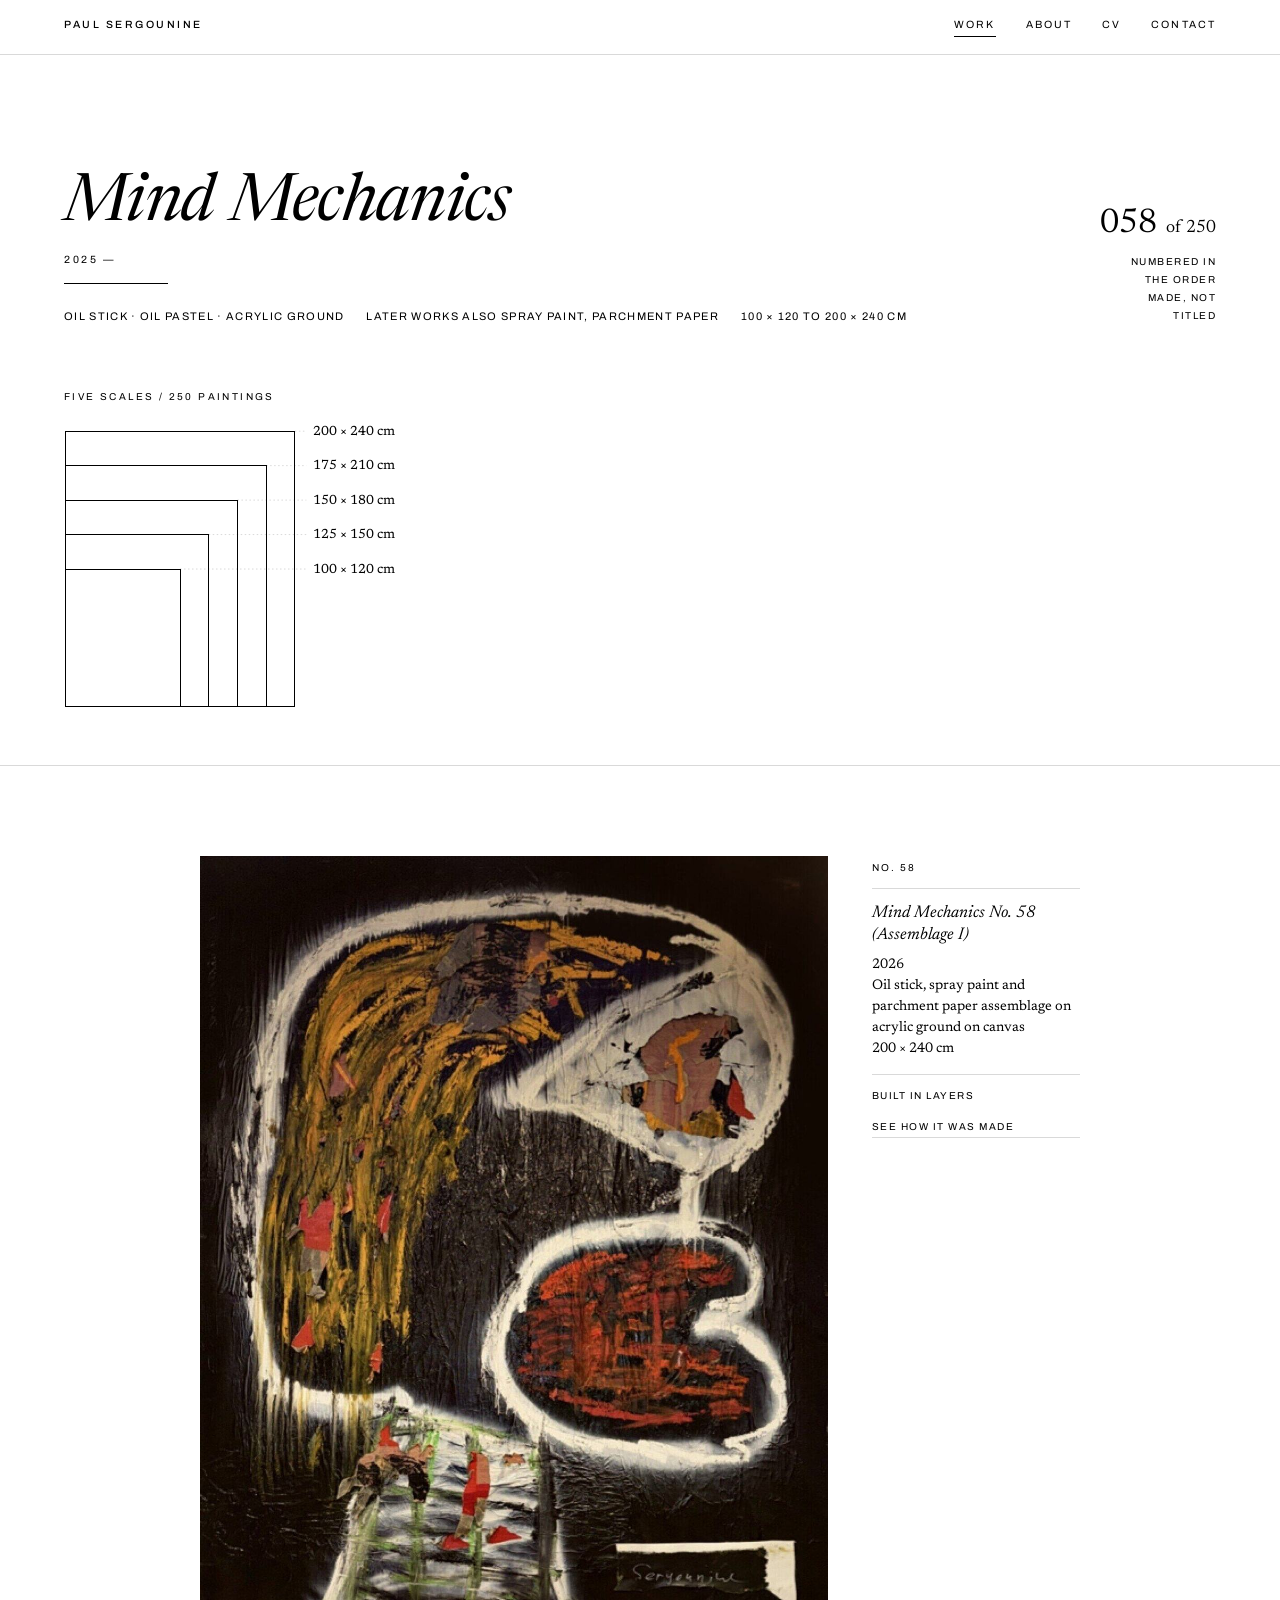
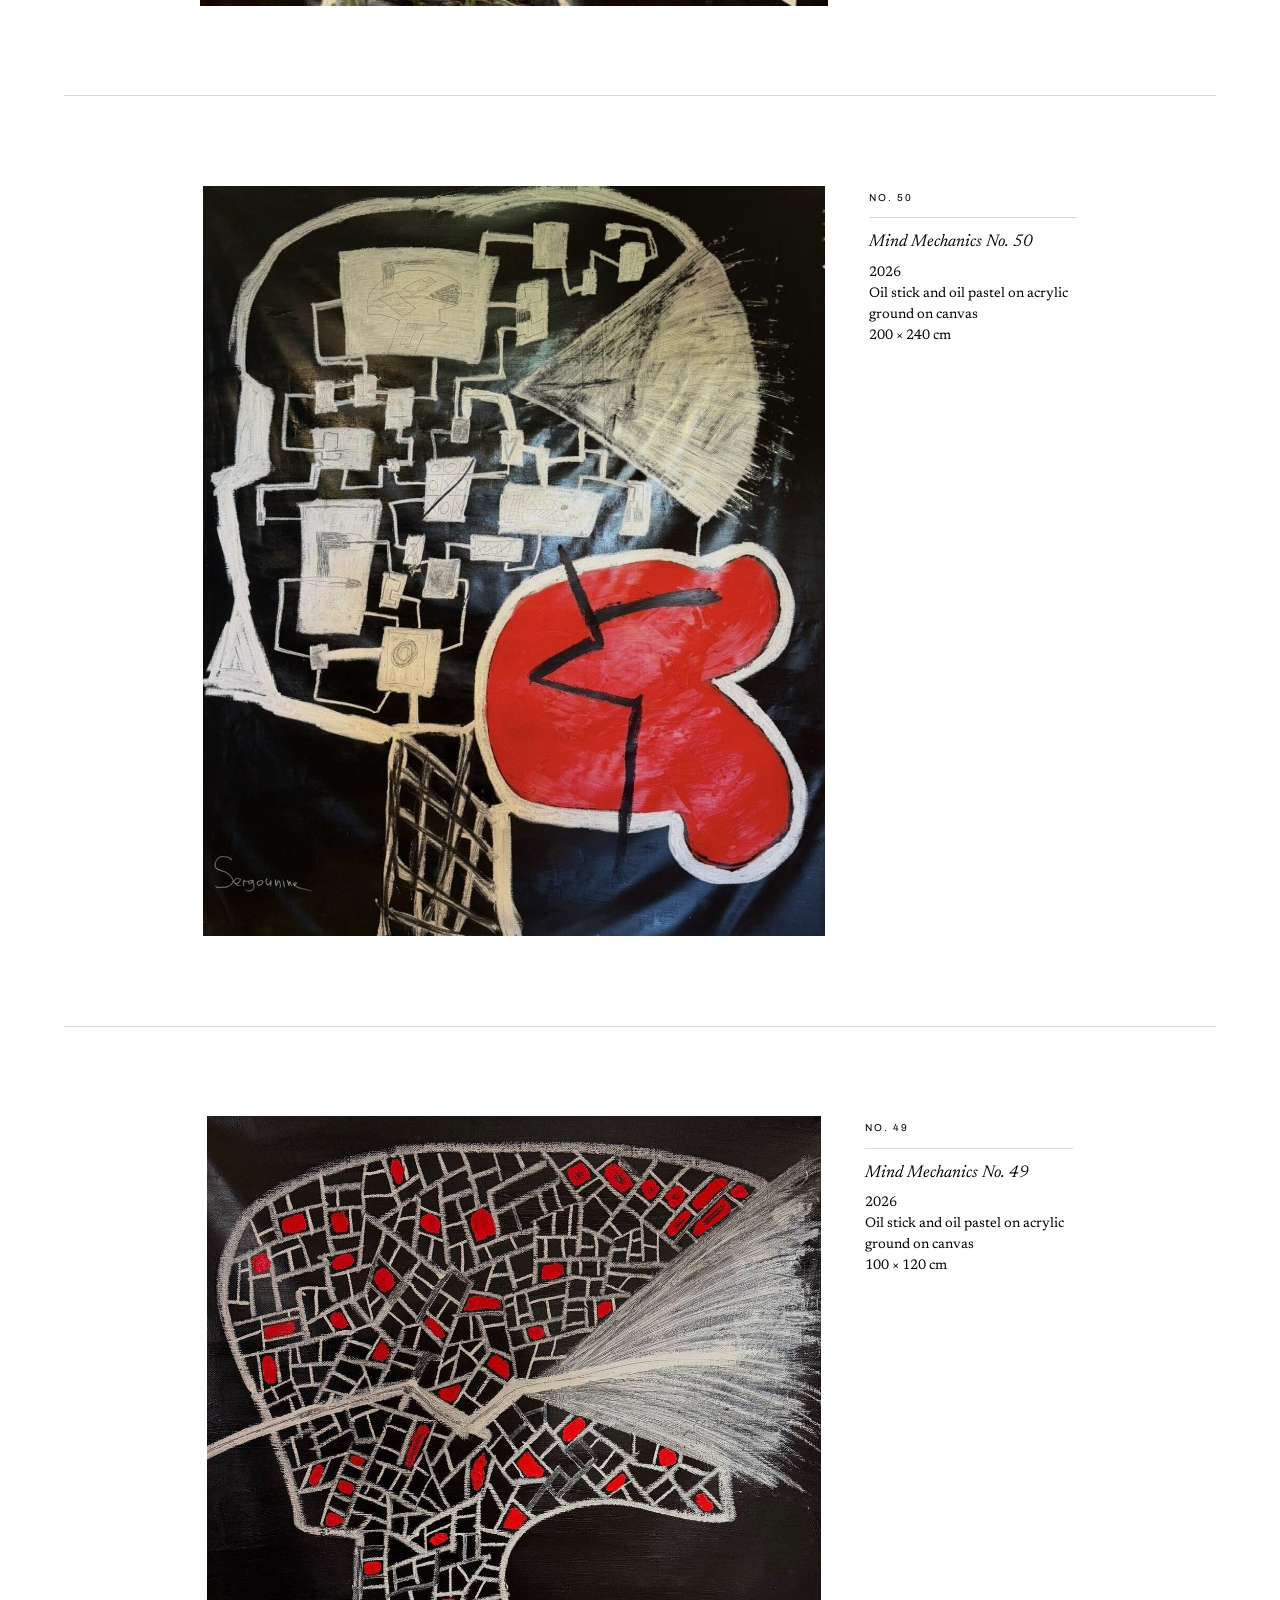
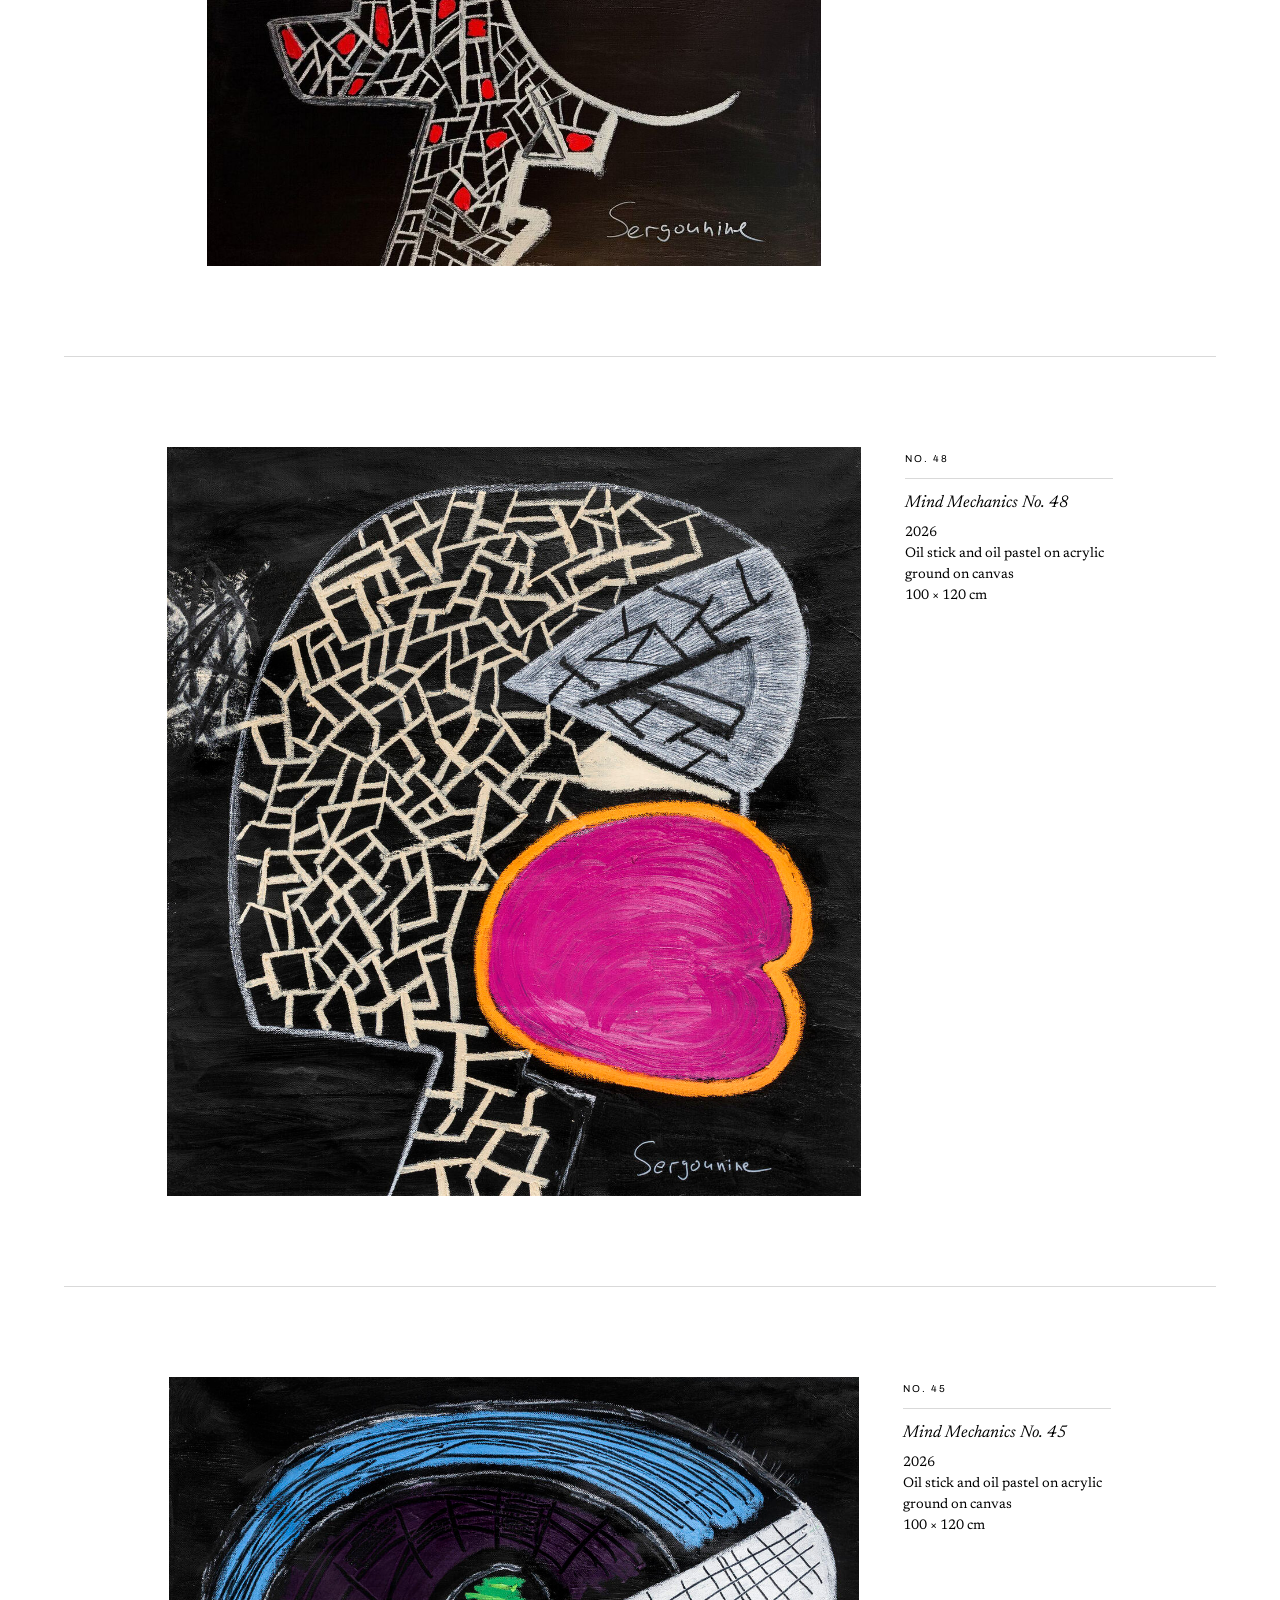
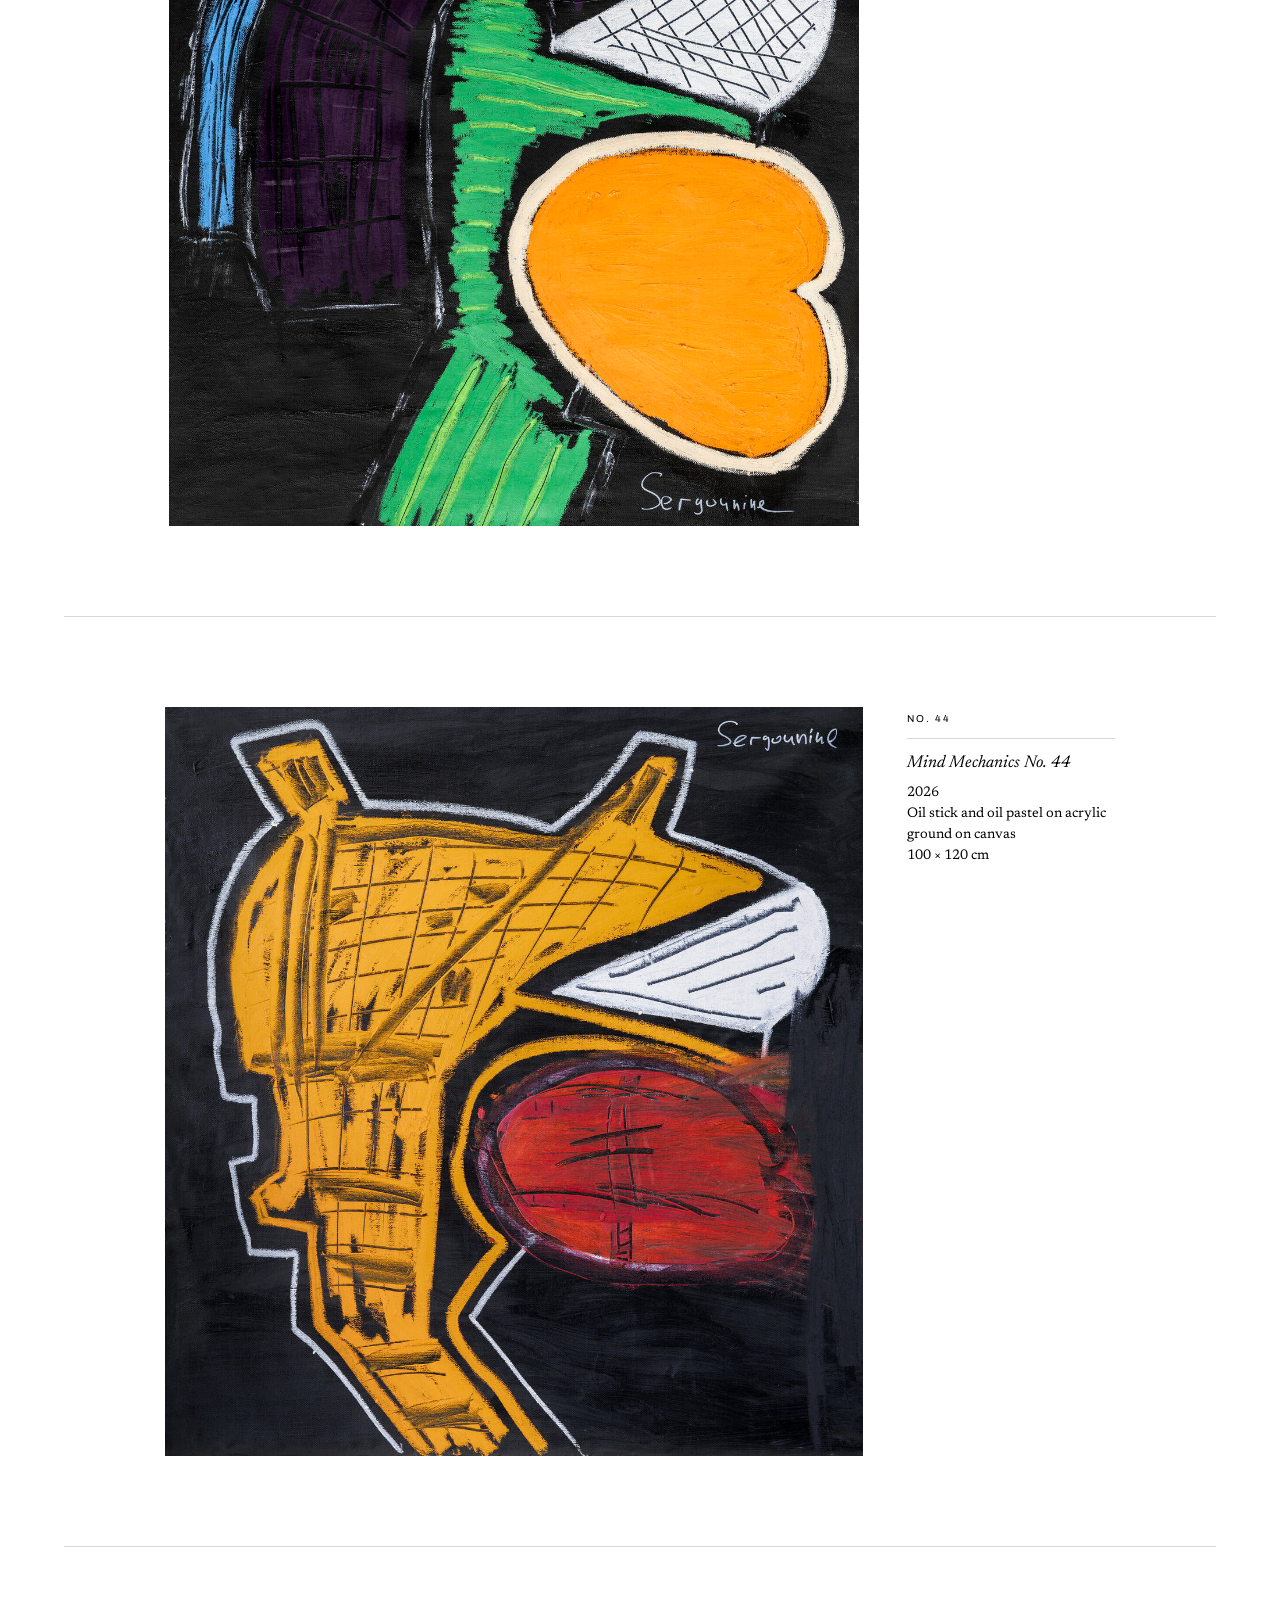
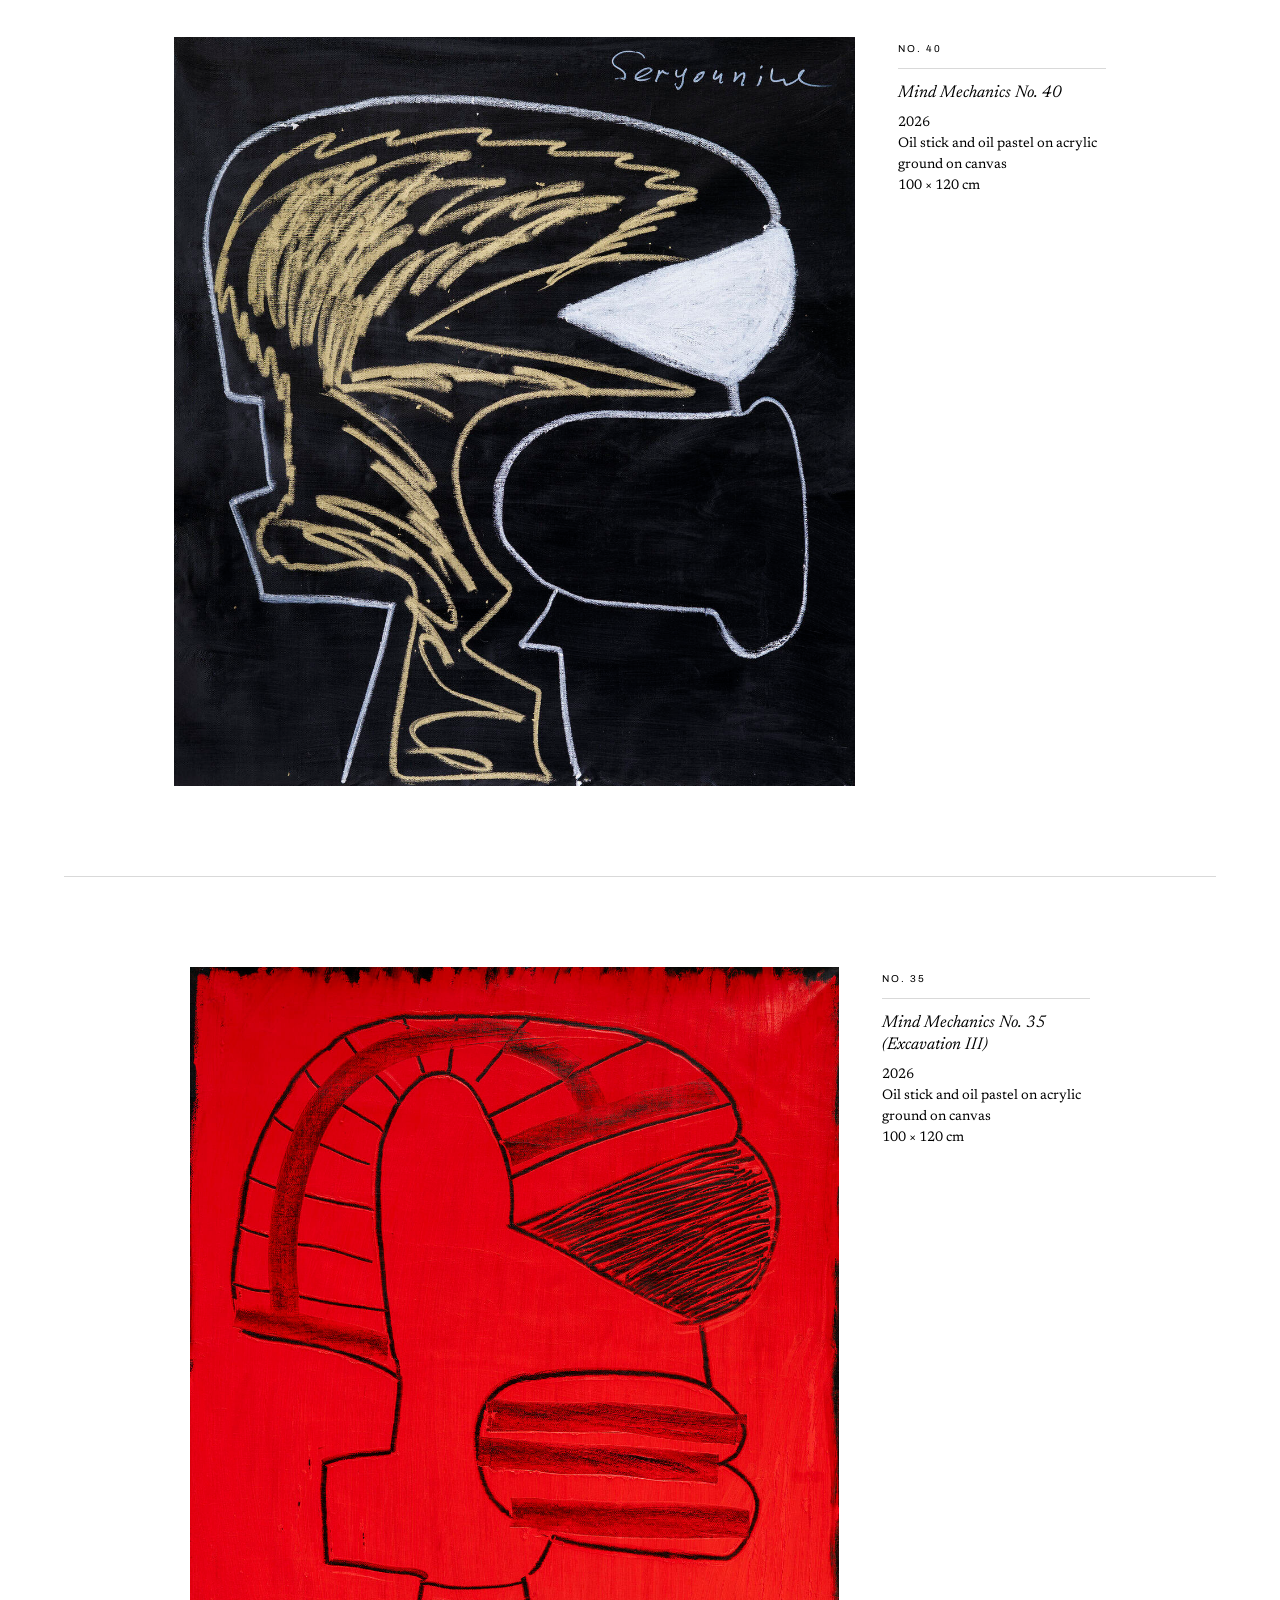
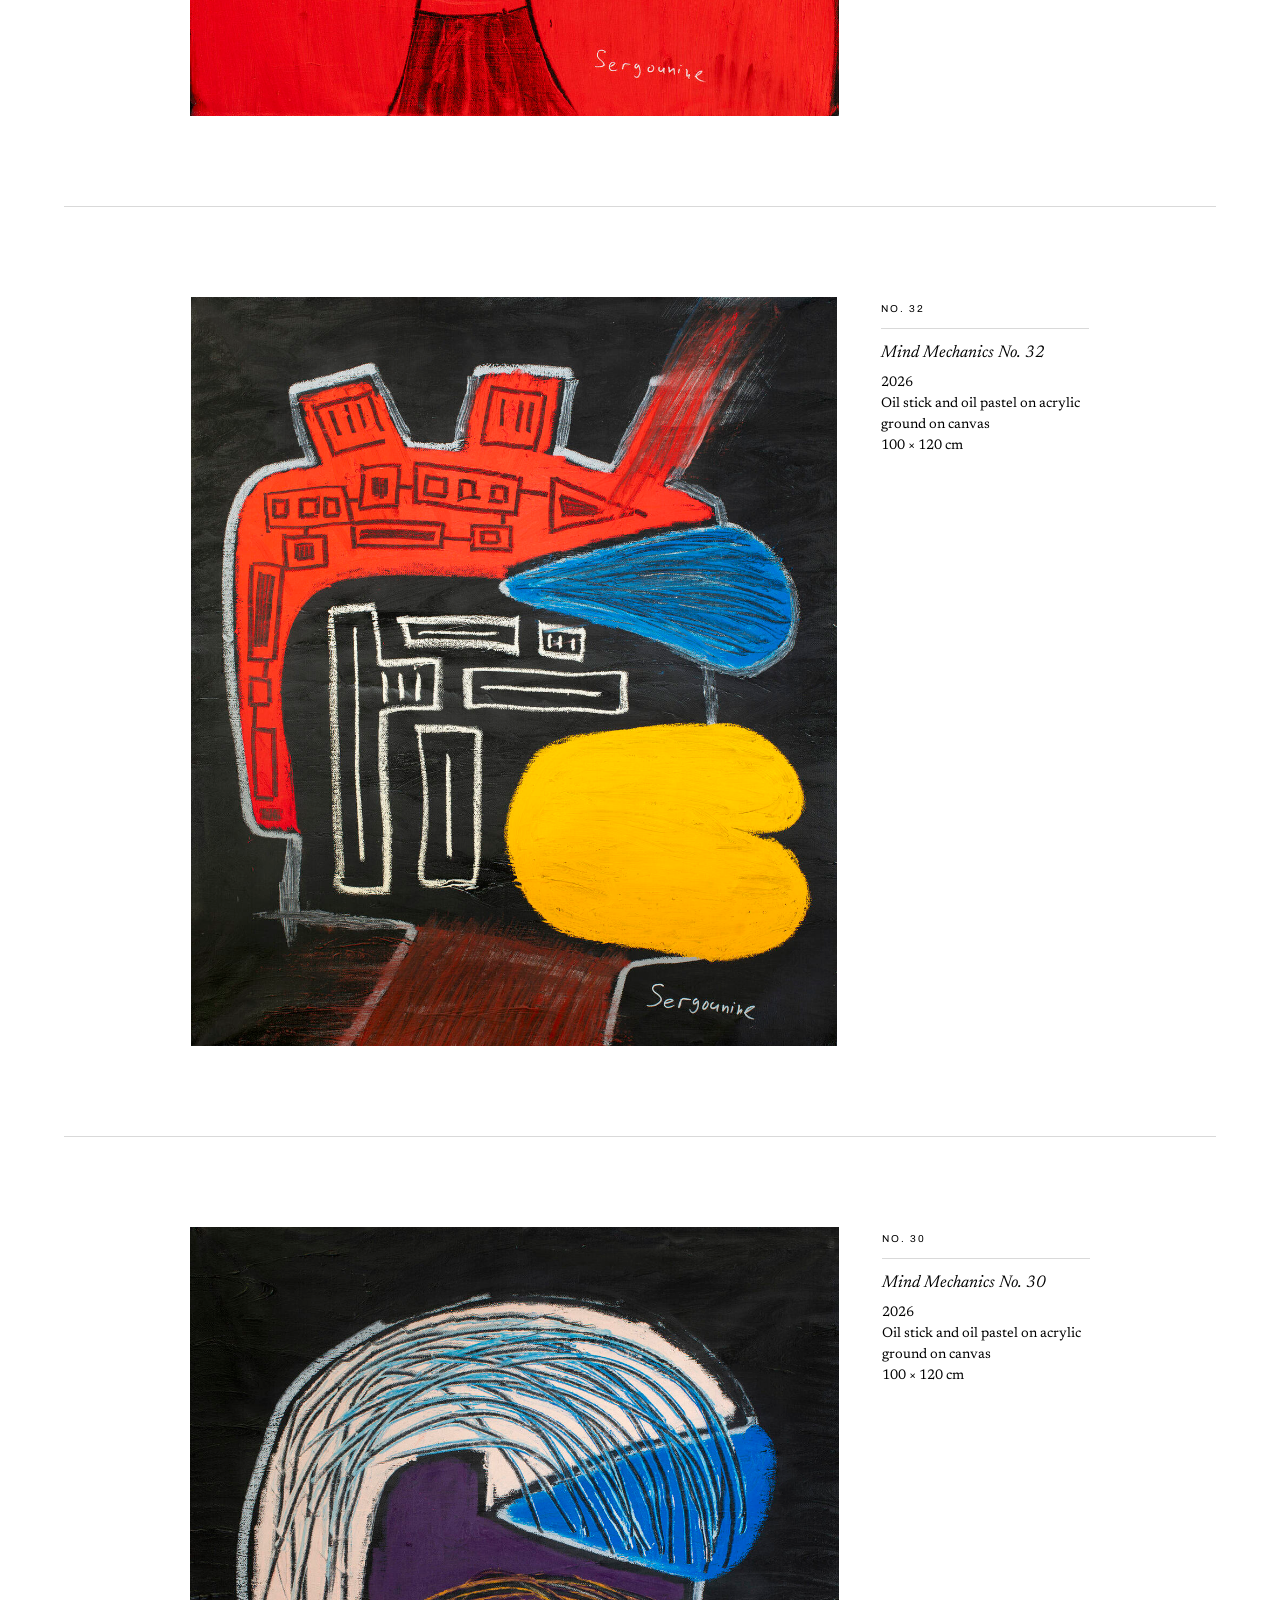
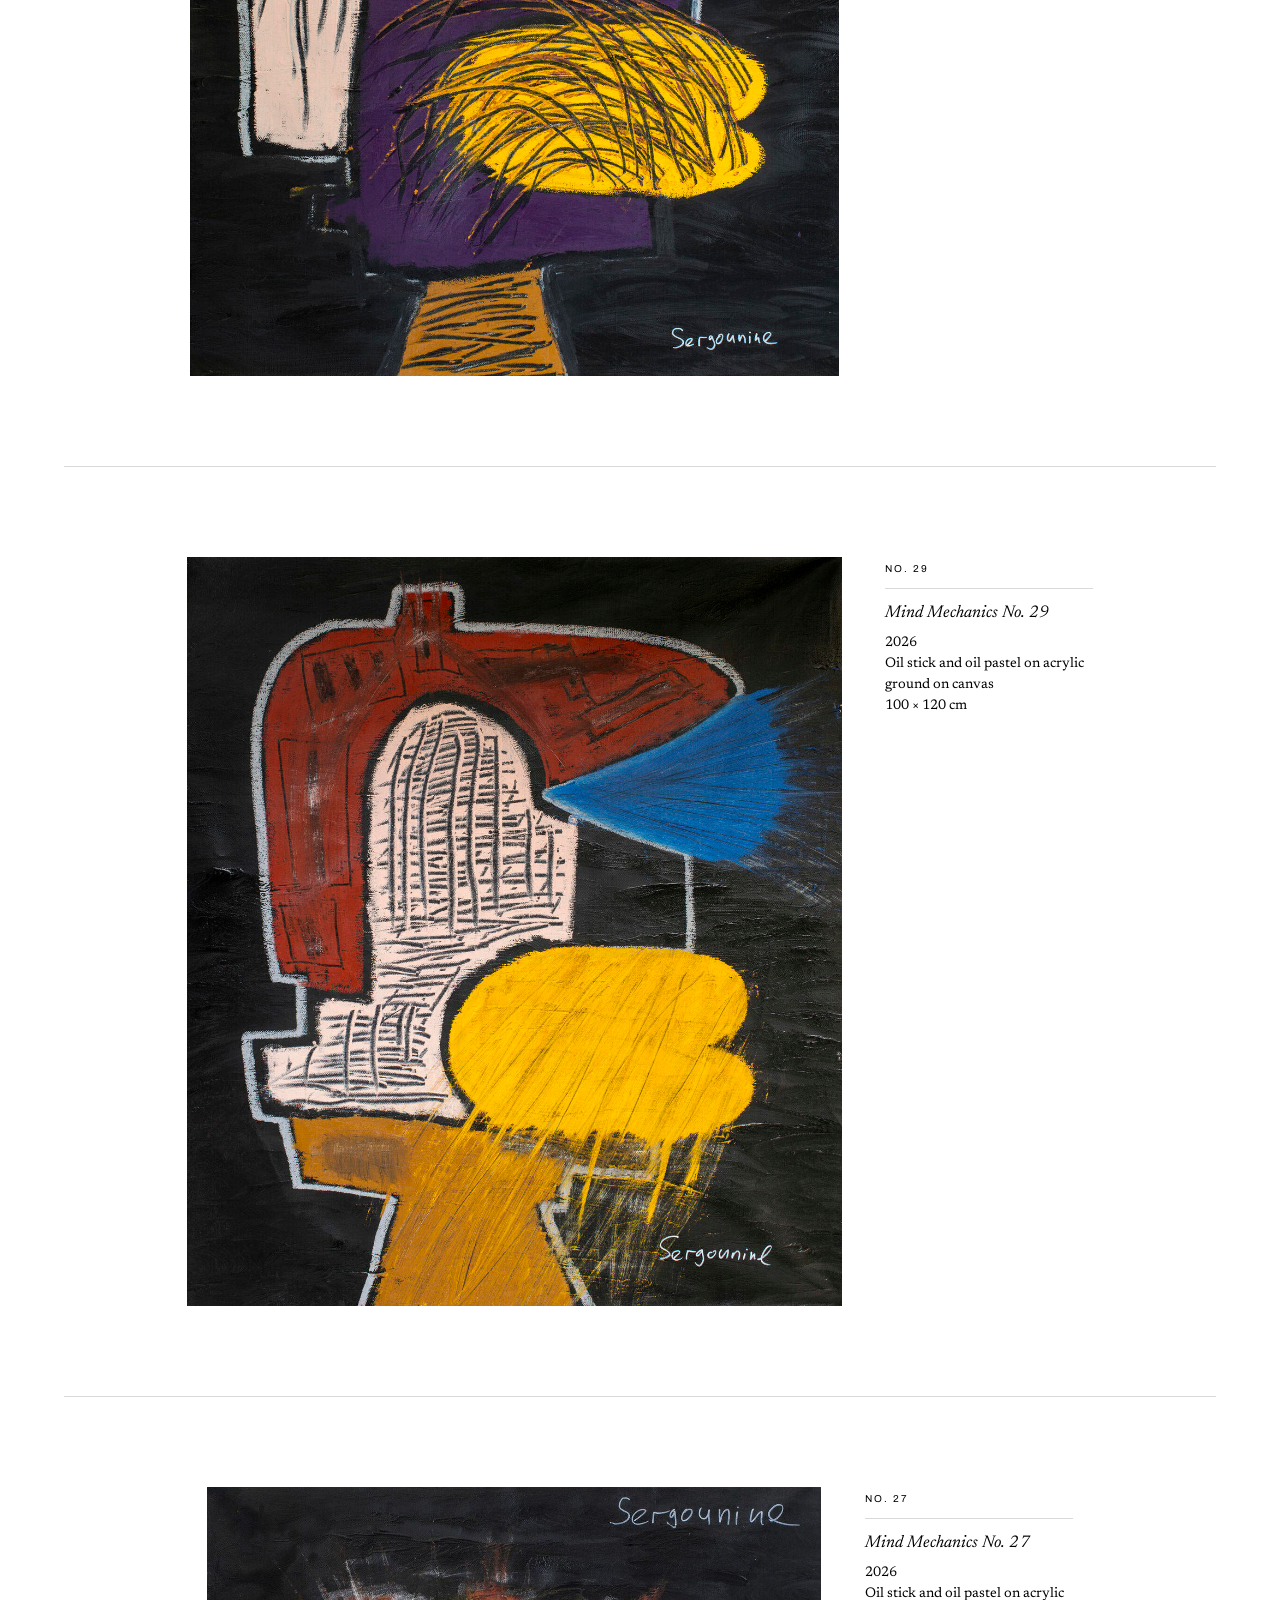
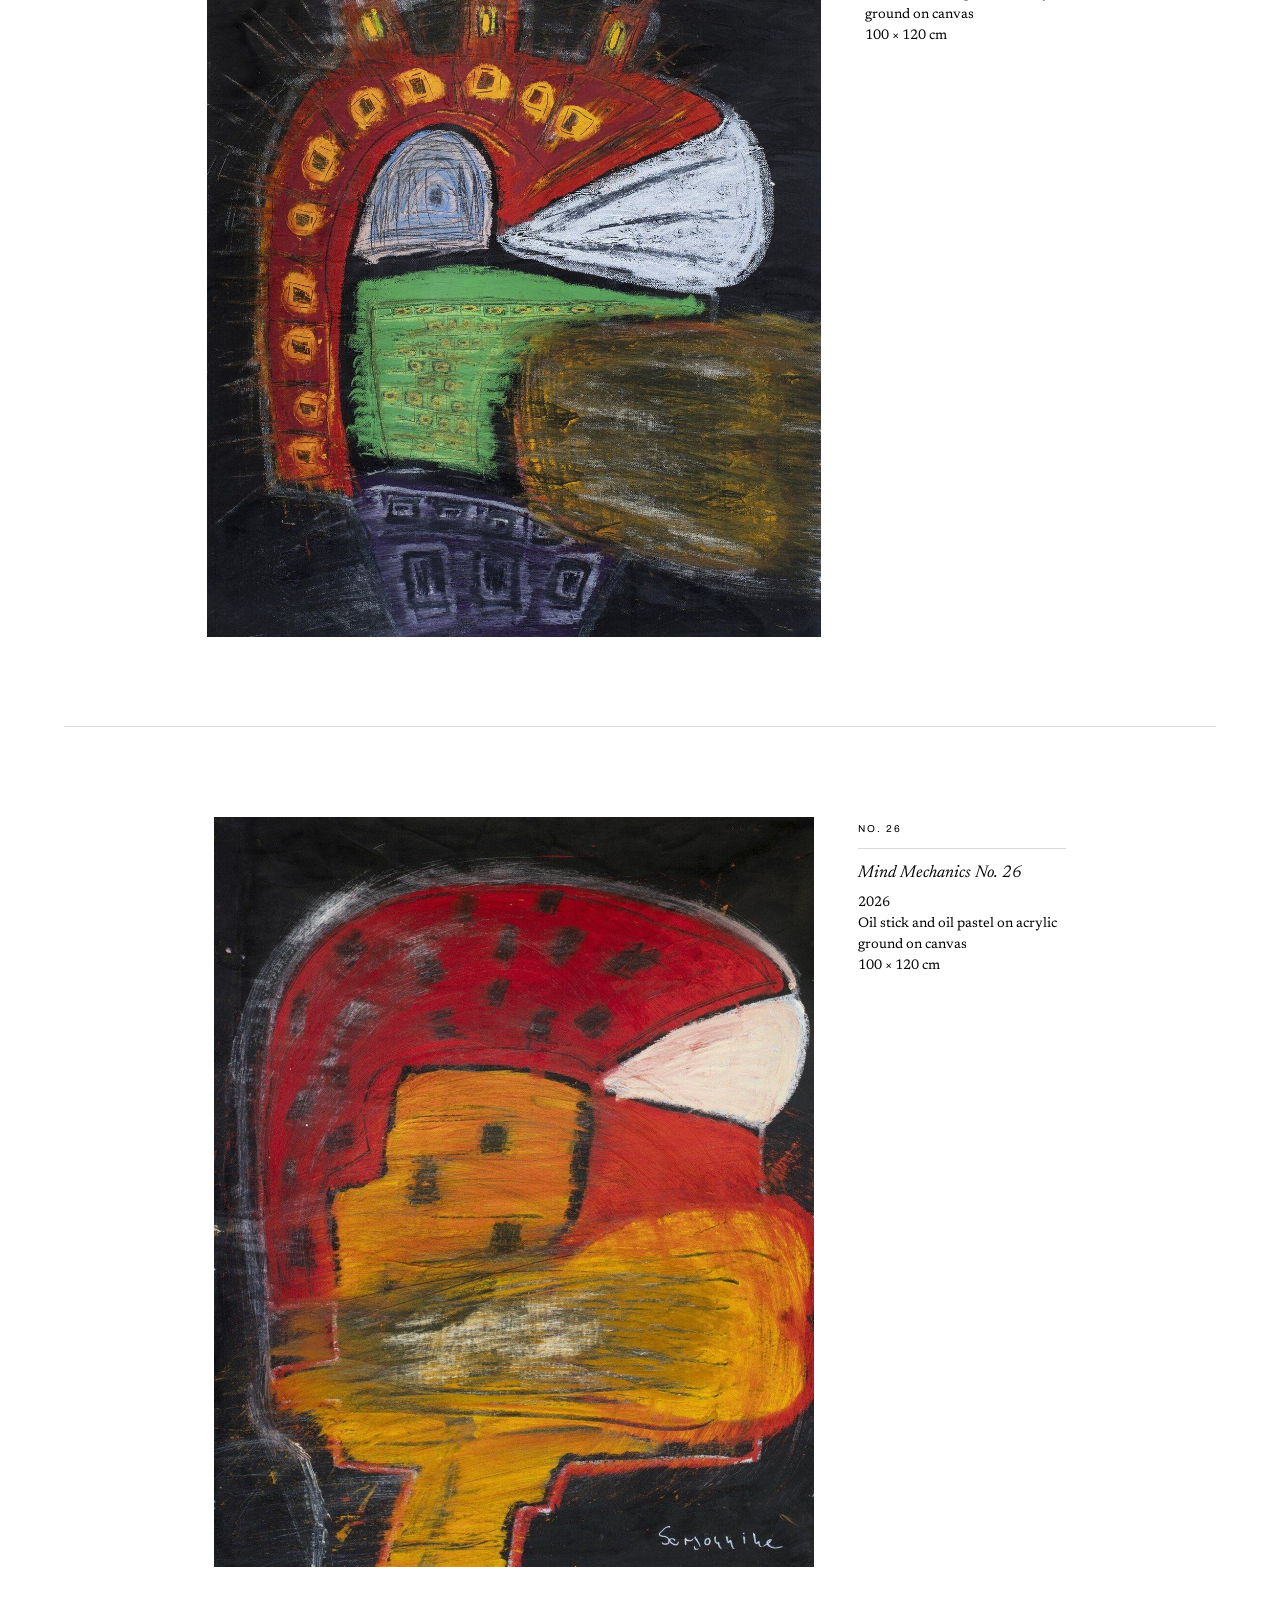
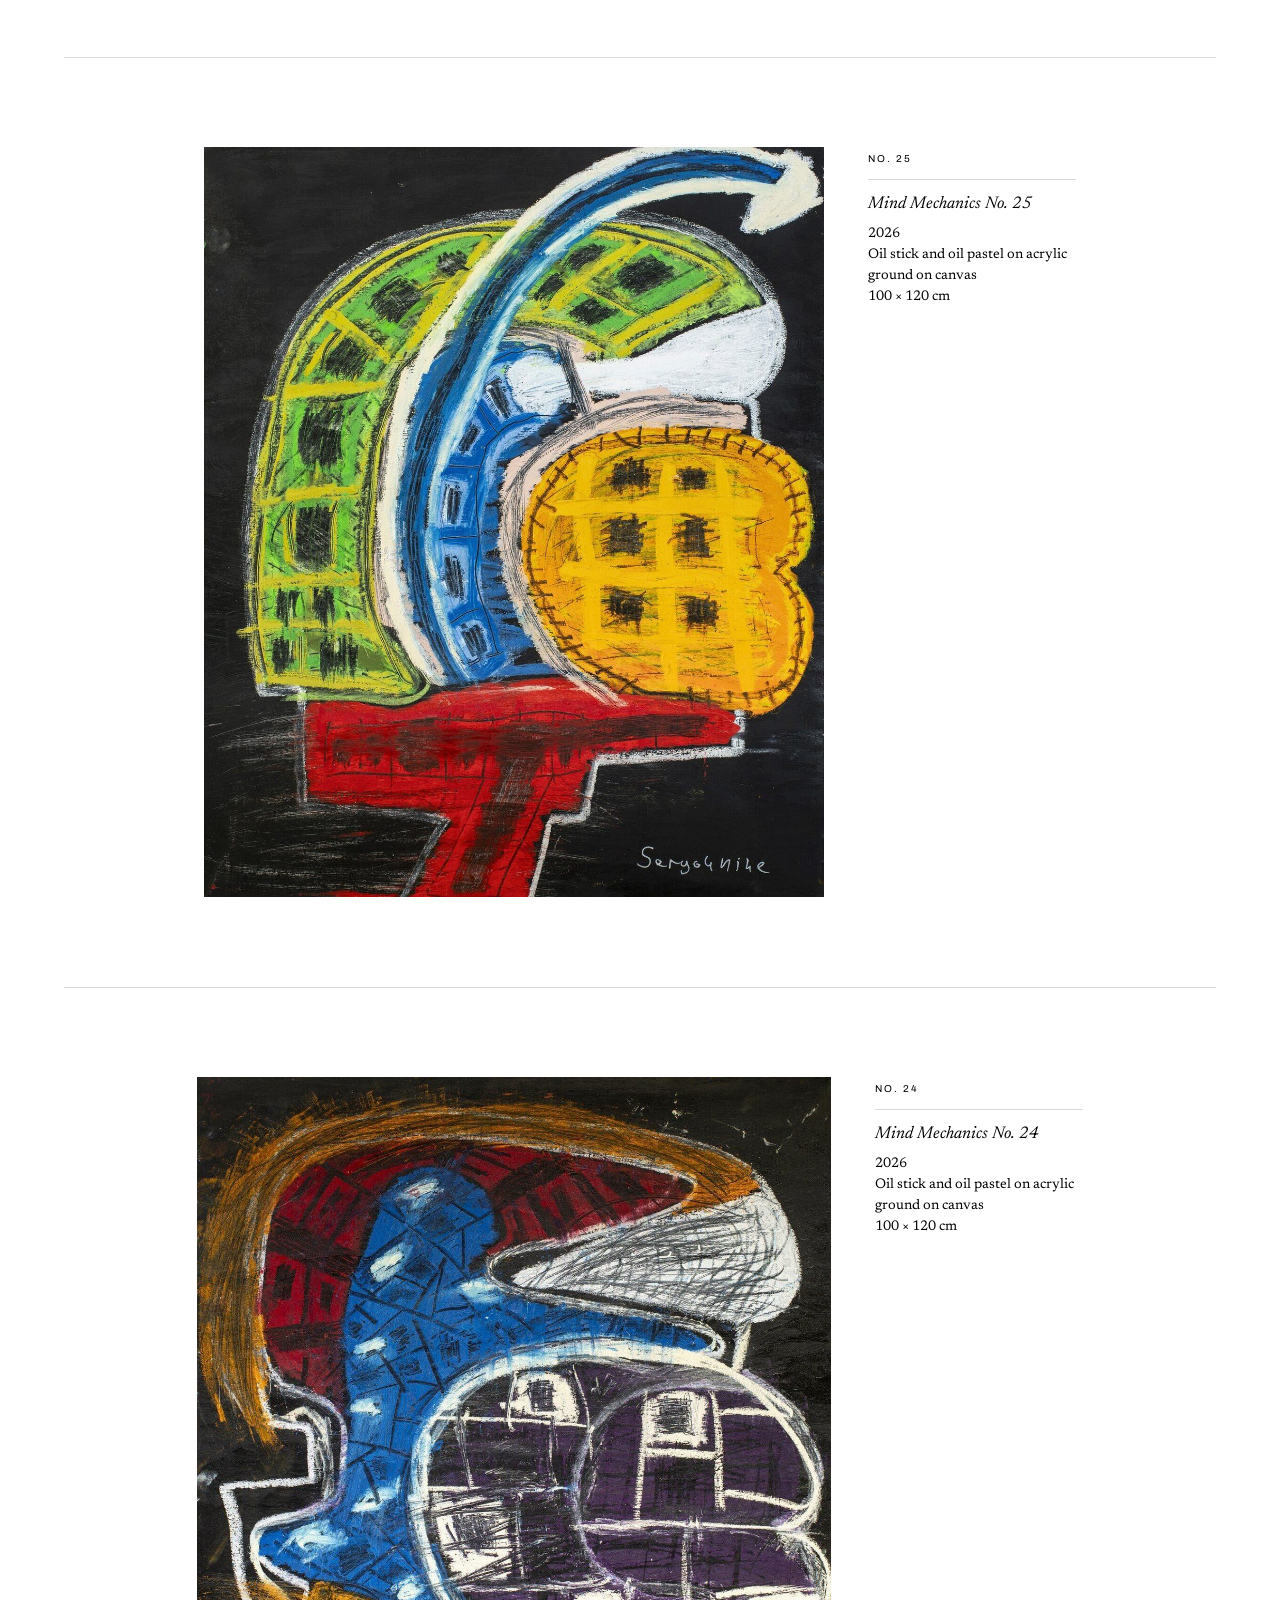
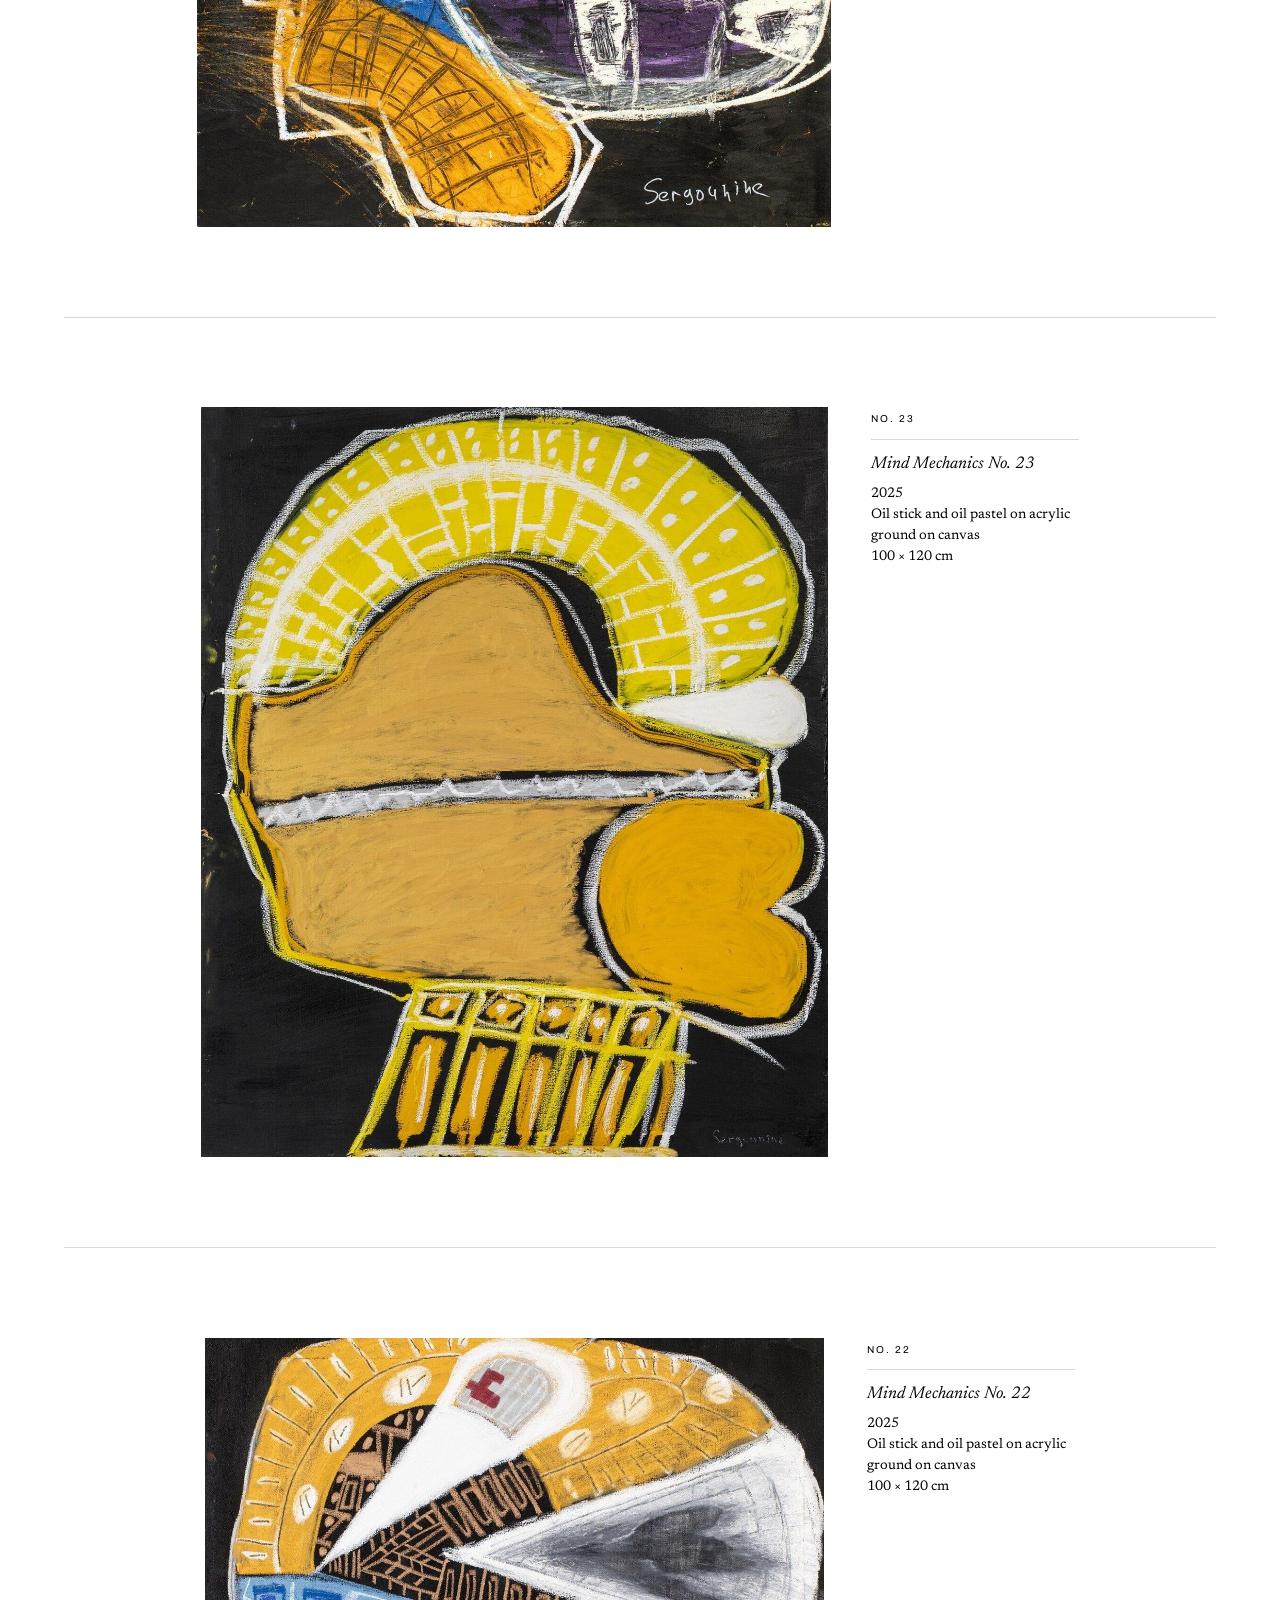
<file: index.html>
<!DOCTYPE html>
<html lang="en">
<head>
<meta charset="utf-8">
<meta name="viewport" content="width=device-width, initial-scale=1">
<meta name="color-scheme" content="light">
<title>Paul Sergounine — Mind Mechanics</title>
<meta name="description" content="Paintings by Paul Sergounine. Mind Mechanics: oil stick and oil pastel on acrylic ground, in later works with spray paint, parchment paper and fragments of earlier paintings; a projected series of 250 works.">
<meta property="og:title" content="Paul Sergounine — Mind Mechanics">
<meta property="og:description" content="Paintings by Paul Sergounine. Mind Mechanics: oil stick and oil pastel on acrylic ground, in later works with spray paint, parchment paper and fragments of earlier paintings; a projected series of 250 works.">
<meta property="og:type" content="website">
<link rel="preconnect" href="https://fonts.googleapis.com">
<link rel="preconnect" href="https://fonts.gstatic.com" crossorigin>
<link href="https://fonts.googleapis.com/css2?family=Archivo:wght@400;500;600;700&family=Newsreader:ital,opsz,wght@0,6..72,400;1,6..72,400&display=swap" rel="stylesheet">
<link rel="stylesheet" href="style.css">
<script src="viewer.js" defer></script>
</head>
<body>

<nav class="nav">
  <a class="nav__name" href="index.html">Paul Sergounine</a>
  <div class="nav__links">
    <a class="nav__link" href="index.html" aria-current="page">Work</a>
    <a class="nav__link" href="about.html">About</a>
    <a class="nav__link" href="cv.html">CV</a>
    <a class="nav__link" href="contact.html">Contact</a>
  </div>
</nav>

<main>
  <header class="mast">
    <div>
      <h1 class="mast__series">Mind Mechanics<span class="mast__years">2025 —</span></h1>
      <div class="mast__facts">
        <span>Oil stick · oil pastel · acrylic ground</span>
        <span>Later works also spray paint, parchment paper</span>
        <span>100 × 120 to 200 × 240 cm</span>
      </div>
    </div>
    <div class="counter">
      <span class="counter__n">058</span>
      <span class="counter__of">of 250</span>
      <span class="counter__label">Numbered in the order made, not titled</span>
    </div>
    <figure class="scales">
      <figcaption class="scales__label">Five scales / 250 paintings</figcaption>
      <!-- 1 unit = 1 cm; every format shares the bottom-left corner (0, 240) -->
      <svg class="scales__svg" viewBox="-1 -8 296 250" role="img" aria-labelledby="scales-t">
        <title id="scales-t">Five canvas formats drawn to scale and nested from a shared bottom-left corner: 200 × 240, 175 × 210, 150 × 180, 125 × 150 and 100 × 120 cm</title>
        <g class="scales__leads">
          <line x1="200" y1="0" x2="210" y2="0"/>
          <line x1="175" y1="30" x2="210" y2="30"/>
          <line x1="150" y1="60" x2="210" y2="60"/>
          <line x1="125" y1="90" x2="210" y2="90"/>
          <line x1="100" y1="120" x2="210" y2="120"/>
        </g>
        <g class="scales__rects">
          <rect x="0" y="0" width="200" height="240"/>
          <rect x="0" y="30" width="175" height="210"/>
          <rect x="0" y="60" width="150" height="180"/>
          <rect x="0" y="90" width="125" height="150"/>
          <rect x="0" y="120" width="100" height="120"/>
        </g>
        <g class="scales__dims">
          <text x="216" y="0">200 × 240 cm</text>
          <text x="216" y="30">175 × 210 cm</text>
          <text x="216" y="60">150 × 180 cm</text>
          <text x="216" y="90">125 × 150 cm</text>
          <text x="216" y="120">100 × 120 cm</text>
        </g>
      </svg>
    </figure>
  </header>
  <section class="works">
<!-- WORKS: generated by scripts/build.py from data/works.json, do not edit by hand -->
    <figure class="work" id="no-58">
        <div class="work__plate" style="--ar:1399/1670">
          <a class="work__open" href="images/1600/mm-58.jpg" data-caption="Mind Mechanics No. 58 (Assemblage I)"><img src="images/1200/mm-58.jpg" srcset="images/800/mm-58.jpg 800w, images/1200/mm-58.jpg 1200w, images/1600/mm-58.jpg 1600w" sizes="(max-width: 760px) 92vw, 68vw" alt="Mind Mechanics No. 58 (Assemblage I)" width="1399" height="1670" decoding="async" fetchpriority="high"></a>
        </div>
        <figcaption class="work__meta">
          <span class="work__num">No. 58</span>
          <span class="work__title">Mind Mechanics No. 58 (Assemblage I)</span>
          <span class="work__dim">2026</span>
          <span class="work__dim">Oil stick, spray paint and parchment paper assemblage on acrylic ground on canvas</span>
          <span class="work__dim">200 × 240 cm</span>
          <span class="work__note">Built in layers</span>
          <a class="work__more" href="process.html#no-58">See how it was made</a>
        </figcaption>
      </figure>
    <figure class="work" id="no-50">
        <div class="work__plate" style="--ar:1158/1397">
          <a class="work__open" href="images/1600/mm-50.jpg" data-caption="Mind Mechanics No. 50"><img src="images/1200/mm-50.jpg" srcset="images/800/mm-50.jpg 800w, images/1200/mm-50.jpg 1200w, images/1600/mm-50.jpg 1600w" sizes="(max-width: 760px) 92vw, 68vw" alt="Mind Mechanics No. 50" width="1158" height="1397" decoding="async" loading="lazy"></a>
        </div>
        <figcaption class="work__meta">
          <span class="work__num">No. 50</span>
          <span class="work__title">Mind Mechanics No. 50</span>
          <span class="work__dim">2026</span>
          <span class="work__dim">Oil stick and oil pastel on acrylic ground on canvas</span>
          <span class="work__dim">200 × 240 cm</span>
        </figcaption>
      </figure>
    <figure class="work" id="no-49">
        <div class="work__plate" style="--ar:1309/1600">
          <a class="work__open" href="images/1600/mm-49.jpg" data-caption="Mind Mechanics No. 49"><img src="images/1200/mm-49.jpg" srcset="images/800/mm-49.jpg 800w, images/1200/mm-49.jpg 1200w, images/1600/mm-49.jpg 1600w" sizes="(max-width: 760px) 92vw, 68vw" alt="Mind Mechanics No. 49" width="1309" height="1600" decoding="async" loading="lazy"></a>
        </div>
        <figcaption class="work__meta">
          <span class="work__num">No. 49</span>
          <span class="work__title">Mind Mechanics No. 49</span>
          <span class="work__dim">2026</span>
          <span class="work__dim">Oil stick and oil pastel on acrylic ground on canvas</span>
          <span class="work__dim">100 × 120 cm</span>
        </figcaption>
      </figure>
    <figure class="work" id="no-48">
        <div class="work__plate" style="--ar:1480/1600">
          <a class="work__open" href="images/1600/mm-48.jpg" data-caption="Mind Mechanics No. 48"><img src="images/1200/mm-48.jpg" srcset="images/800/mm-48.jpg 800w, images/1200/mm-48.jpg 1200w, images/1600/mm-48.jpg 1600w" sizes="(max-width: 760px) 92vw, 68vw" alt="Mind Mechanics No. 48" width="1480" height="1600" decoding="async" loading="lazy"></a>
        </div>
        <figcaption class="work__meta">
          <span class="work__num">No. 48</span>
          <span class="work__title">Mind Mechanics No. 48</span>
          <span class="work__dim">2026</span>
          <span class="work__dim">Oil stick and oil pastel on acrylic ground on canvas</span>
          <span class="work__dim">100 × 120 cm</span>
        </figcaption>
      </figure>
    <figure class="work" id="no-45">
        <div class="work__plate" style="--ar:1473/1600">
          <a class="work__open" href="images/1600/mm-45.jpg" data-caption="Mind Mechanics No. 45"><img src="images/1200/mm-45.jpg" srcset="images/800/mm-45.jpg 800w, images/1200/mm-45.jpg 1200w, images/1600/mm-45.jpg 1600w" sizes="(max-width: 760px) 92vw, 68vw" alt="Mind Mechanics No. 45" width="1473" height="1600" decoding="async" loading="lazy"></a>
        </div>
        <figcaption class="work__meta">
          <span class="work__num">No. 45</span>
          <span class="work__title">Mind Mechanics No. 45</span>
          <span class="work__dim">2026</span>
          <span class="work__dim">Oil stick and oil pastel on acrylic ground on canvas</span>
          <span class="work__dim">100 × 120 cm</span>
        </figcaption>
      </figure>
    <figure class="work" id="no-44">
        <div class="work__plate" style="--ar:1600/1719">
          <a class="work__open" href="images/1600/mm-44.jpg" data-caption="Mind Mechanics No. 44"><img src="images/1200/mm-44.jpg" srcset="images/800/mm-44.jpg 800w, images/1200/mm-44.jpg 1200w, images/1600/mm-44.jpg 1600w" sizes="(max-width: 760px) 92vw, 68vw" alt="Mind Mechanics No. 44" width="1600" height="1719" decoding="async" loading="lazy"></a>
        </div>
        <figcaption class="work__meta">
          <span class="work__num">No. 44</span>
          <span class="work__title">Mind Mechanics No. 44</span>
          <span class="work__dim">2026</span>
          <span class="work__dim">Oil stick and oil pastel on acrylic ground on canvas</span>
          <span class="work__dim">100 × 120 cm</span>
        </figcaption>
      </figure>
    <figure class="work" id="no-40">
        <div class="work__plate" style="--ar:1452/1600">
          <a class="work__open" href="images/1600/mm-40.jpg" data-caption="Mind Mechanics No. 40"><img src="images/1200/mm-40.jpg" srcset="images/800/mm-40.jpg 800w, images/1200/mm-40.jpg 1200w, images/1600/mm-40.jpg 1600w" sizes="(max-width: 760px) 92vw, 68vw" alt="Mind Mechanics No. 40" width="1452" height="1600" decoding="async" loading="lazy"></a>
        </div>
        <figcaption class="work__meta">
          <span class="work__num">No. 40</span>
          <span class="work__title">Mind Mechanics No. 40</span>
          <span class="work__dim">2026</span>
          <span class="work__dim">Oil stick and oil pastel on acrylic ground on canvas</span>
          <span class="work__dim">100 × 120 cm</span>
        </figcaption>
      </figure>
    <figure class="work" id="no-35">
        <div class="work__plate" style="--ar:1385/1600">
          <a class="work__open" href="images/1600/mm-35.jpg" data-caption="Mind Mechanics No. 35 (Excavation III)"><img src="images/1200/mm-35.jpg" srcset="images/800/mm-35.jpg 800w, images/1200/mm-35.jpg 1200w, images/1600/mm-35.jpg 1600w" sizes="(max-width: 760px) 92vw, 68vw" alt="Mind Mechanics No. 35 (Excavation III)" width="1385" height="1600" decoding="async" loading="lazy"></a>
        </div>
        <figcaption class="work__meta">
          <span class="work__num">No. 35</span>
          <span class="work__title">Mind Mechanics No. 35 (Excavation III)</span>
          <span class="work__dim">2026</span>
          <span class="work__dim">Oil stick and oil pastel on acrylic ground on canvas</span>
          <span class="work__dim">100 × 120 cm</span>
        </figcaption>
      </figure>
    <figure class="work" id="no-32">
        <div class="work__plate" style="--ar:1378/1600">
          <a class="work__open" href="images/1600/mm-32.jpg" data-caption="Mind Mechanics No. 32"><img src="images/1200/mm-32.jpg" srcset="images/800/mm-32.jpg 800w, images/1200/mm-32.jpg 1200w, images/1600/mm-32.jpg 1600w" sizes="(max-width: 760px) 92vw, 68vw" alt="Mind Mechanics No. 32" width="1378" height="1600" decoding="async" loading="lazy"></a>
        </div>
        <figcaption class="work__meta">
          <span class="work__num">No. 32</span>
          <span class="work__title">Mind Mechanics No. 32</span>
          <span class="work__dim">2026</span>
          <span class="work__dim">Oil stick and oil pastel on acrylic ground on canvas</span>
          <span class="work__dim">100 × 120 cm</span>
        </figcaption>
      </figure>
    <figure class="work" id="no-30">
        <div class="work__plate" style="--ar:1385/1600">
          <a class="work__open" href="images/1600/mm-30.jpg" data-caption="Mind Mechanics No. 30"><img src="images/1200/mm-30.jpg" srcset="images/800/mm-30.jpg 800w, images/1200/mm-30.jpg 1200w, images/1600/mm-30.jpg 1600w" sizes="(max-width: 760px) 92vw, 68vw" alt="Mind Mechanics No. 30" width="1385" height="1600" decoding="async" loading="lazy"></a>
        </div>
        <figcaption class="work__meta">
          <span class="work__num">No. 30</span>
          <span class="work__title">Mind Mechanics No. 30</span>
          <span class="work__dim">2026</span>
          <span class="work__dim">Oil stick and oil pastel on acrylic ground on canvas</span>
          <span class="work__dim">100 × 120 cm</span>
        </figcaption>
      </figure>
    <figure class="work" id="no-29">
        <div class="work__plate" style="--ar:1397/1600">
          <a class="work__open" href="images/1600/mm-29.jpg" data-caption="Mind Mechanics No. 29"><img src="images/1200/mm-29.jpg" srcset="images/800/mm-29.jpg 800w, images/1200/mm-29.jpg 1200w, images/1600/mm-29.jpg 1600w" sizes="(max-width: 760px) 92vw, 68vw" alt="Mind Mechanics No. 29" width="1397" height="1600" decoding="async" loading="lazy"></a>
        </div>
        <figcaption class="work__meta">
          <span class="work__num">No. 29</span>
          <span class="work__title">Mind Mechanics No. 29</span>
          <span class="work__dim">2026</span>
          <span class="work__dim">Oil stick and oil pastel on acrylic ground on canvas</span>
          <span class="work__dim">100 × 120 cm</span>
        </figcaption>
      </figure>
    <figure class="work" id="no-27">
        <div class="work__plate" style="--ar:1309/1600">
          <a class="work__open" href="images/1600/mm-27.jpg" data-caption="Mind Mechanics No. 27"><img src="images/1200/mm-27.jpg" srcset="images/800/mm-27.jpg 800w, images/1200/mm-27.jpg 1200w, images/1600/mm-27.jpg 1600w" sizes="(max-width: 760px) 92vw, 68vw" alt="Mind Mechanics No. 27" width="1309" height="1600" decoding="async" loading="lazy"></a>
        </div>
        <figcaption class="work__meta">
          <span class="work__num">No. 27</span>
          <span class="work__title">Mind Mechanics No. 27</span>
          <span class="work__dim">2026</span>
          <span class="work__dim">Oil stick and oil pastel on acrylic ground on canvas</span>
          <span class="work__dim">100 × 120 cm</span>
        </figcaption>
      </figure>
    <figure class="work" id="no-26">
        <div class="work__plate" style="--ar:1229/1536">
          <a class="work__open" href="images/1600/mm-26.jpg" data-caption="Mind Mechanics No. 26"><img src="images/1200/mm-26.jpg" srcset="images/800/mm-26.jpg 800w, images/1200/mm-26.jpg 1200w, images/1600/mm-26.jpg 1600w" sizes="(max-width: 760px) 92vw, 68vw" alt="Mind Mechanics No. 26" width="1229" height="1536" decoding="async" loading="lazy"></a>
        </div>
        <figcaption class="work__meta">
          <span class="work__num">No. 26</span>
          <span class="work__title">Mind Mechanics No. 26</span>
          <span class="work__dim">2026</span>
          <span class="work__dim">Oil stick and oil pastel on acrylic ground on canvas</span>
          <span class="work__dim">100 × 120 cm</span>
        </figcaption>
      </figure>
    <figure class="work" id="no-25">
        <div class="work__plate" style="--ar:1323/1600">
          <a class="work__open" href="images/1600/mm-25.jpg" data-caption="Mind Mechanics No. 25"><img src="images/1200/mm-25.jpg" srcset="images/800/mm-25.jpg 800w, images/1200/mm-25.jpg 1200w, images/1600/mm-25.jpg 1600w" sizes="(max-width: 760px) 92vw, 68vw" alt="Mind Mechanics No. 25" width="1323" height="1600" decoding="async" loading="lazy"></a>
        </div>
        <figcaption class="work__meta">
          <span class="work__num">No. 25</span>
          <span class="work__title">Mind Mechanics No. 25</span>
          <span class="work__dim">2026</span>
          <span class="work__dim">Oil stick and oil pastel on acrylic ground on canvas</span>
          <span class="work__dim">100 × 120 cm</span>
        </figcaption>
      </figure>
    <figure class="work" id="no-24">
        <div class="work__plate" style="--ar:1299/1536">
          <a class="work__open" href="images/1600/mm-24.jpg" data-caption="Mind Mechanics No. 24"><img src="images/1200/mm-24.jpg" srcset="images/800/mm-24.jpg 800w, images/1200/mm-24.jpg 1200w, images/1600/mm-24.jpg 1600w" sizes="(max-width: 760px) 92vw, 68vw" alt="Mind Mechanics No. 24" width="1299" height="1536" decoding="async" loading="lazy"></a>
        </div>
        <figcaption class="work__meta">
          <span class="work__num">No. 24</span>
          <span class="work__title">Mind Mechanics No. 24</span>
          <span class="work__dim">2026</span>
          <span class="work__dim">Oil stick and oil pastel on acrylic ground on canvas</span>
          <span class="work__dim">100 × 120 cm</span>
        </figcaption>
      </figure>
    <figure class="work" id="no-23">
        <div class="work__plate" style="--ar:1338/1600">
          <a class="work__open" href="images/1600/mm-23.jpg" data-caption="Mind Mechanics No. 23"><img src="images/1200/mm-23.jpg" srcset="images/800/mm-23.jpg 800w, images/1200/mm-23.jpg 1200w, images/1600/mm-23.jpg 1600w" sizes="(max-width: 760px) 92vw, 68vw" alt="Mind Mechanics No. 23" width="1338" height="1600" decoding="async" loading="lazy"></a>
        </div>
        <figcaption class="work__meta">
          <span class="work__num">No. 23</span>
          <span class="work__title">Mind Mechanics No. 23</span>
          <span class="work__dim">2025</span>
          <span class="work__dim">Oil stick and oil pastel on acrylic ground on canvas</span>
          <span class="work__dim">100 × 120 cm</span>
        </figcaption>
      </figure>
    <figure class="work" id="no-22">
        <div class="work__plate" style="--ar:1267/1536">
          <a class="work__open" href="images/1600/mm-22.jpg" data-caption="Mind Mechanics No. 22"><img src="images/1200/mm-22.jpg" srcset="images/800/mm-22.jpg 800w, images/1200/mm-22.jpg 1200w, images/1600/mm-22.jpg 1600w" sizes="(max-width: 760px) 92vw, 68vw" alt="Mind Mechanics No. 22" width="1267" height="1536" decoding="async" loading="lazy"></a>
        </div>
        <figcaption class="work__meta">
          <span class="work__num">No. 22</span>
          <span class="work__title">Mind Mechanics No. 22</span>
          <span class="work__dim">2025</span>
          <span class="work__dim">Oil stick and oil pastel on acrylic ground on canvas</span>
          <span class="work__dim">100 × 120 cm</span>
        </figcaption>
      </figure>
    <figure class="work" id="no-13">
        <div class="work__plate" style="--ar:1328/1600">
          <a class="work__open" href="images/1600/mm-13.jpg" data-caption="Mind Mechanics No. 13"><img src="images/1200/mm-13.jpg" srcset="images/800/mm-13.jpg 800w, images/1200/mm-13.jpg 1200w, images/1600/mm-13.jpg 1600w" sizes="(max-width: 760px) 92vw, 68vw" alt="Mind Mechanics No. 13" width="1328" height="1600" decoding="async" loading="lazy"></a>
        </div>
        <figcaption class="work__meta">
          <span class="work__num">No. 13</span>
          <span class="work__title">Mind Mechanics No. 13</span>
          <span class="work__dim">2025</span>
          <span class="work__dim">Oil stick and oil pastel on acrylic ground on canvas</span>
          <span class="work__dim">100 × 120 cm</span>
        </figcaption>
      </figure>
    <figure class="work" id="no-11">
        <div class="work__plate" style="--ar:1324/1600">
          <a class="work__open" href="images/1600/mm-11.jpg" data-caption="Mind Mechanics No. 11"><img src="images/1200/mm-11.jpg" srcset="images/800/mm-11.jpg 800w, images/1200/mm-11.jpg 1200w, images/1600/mm-11.jpg 1600w" sizes="(max-width: 760px) 92vw, 68vw" alt="Mind Mechanics No. 11" width="1324" height="1600" decoding="async" loading="lazy"></a>
        </div>
        <figcaption class="work__meta">
          <span class="work__num">No. 11</span>
          <span class="work__title">Mind Mechanics No. 11</span>
          <span class="work__dim">2025</span>
          <span class="work__dim">Oil stick and oil pastel on acrylic ground on canvas</span>
          <span class="work__dim">100 × 120 cm</span>
        </figcaption>
      </figure>
    <figure class="work" id="no-10">
        <div class="work__plate" style="--ar:1335/1600">
          <a class="work__open" href="images/1600/mm-10.jpg" data-caption="Mind Mechanics No. 10"><img src="images/1200/mm-10.jpg" srcset="images/800/mm-10.jpg 800w, images/1200/mm-10.jpg 1200w, images/1600/mm-10.jpg 1600w" sizes="(max-width: 760px) 92vw, 68vw" alt="Mind Mechanics No. 10" width="1335" height="1600" decoding="async" loading="lazy"></a>
        </div>
        <figcaption class="work__meta">
          <span class="work__num">No. 10</span>
          <span class="work__title">Mind Mechanics No. 10</span>
          <span class="work__dim">2025</span>
          <span class="work__dim">Oil stick and oil pastel on acrylic ground on canvas</span>
          <span class="work__dim">100 × 120 cm</span>
        </figcaption>
      </figure>
    <figure class="work" id="no-3">
        <div class="work__plate" style="--ar:1337/1600">
          <a class="work__open" href="images/1600/mm-03.jpg" data-caption="Mind Mechanics No. 3"><img src="images/1200/mm-03.jpg" srcset="images/800/mm-03.jpg 800w, images/1200/mm-03.jpg 1200w, images/1600/mm-03.jpg 1600w" sizes="(max-width: 760px) 92vw, 68vw" alt="Mind Mechanics No. 3" width="1337" height="1600" decoding="async" loading="lazy"></a>
        </div>
        <figcaption class="work__meta">
          <span class="work__num">No. 3</span>
          <span class="work__title">Mind Mechanics No. 3</span>
          <span class="work__dim">2025</span>
          <span class="work__dim">Oil stick and oil pastel on acrylic ground on canvas</span>
          <span class="work__dim">100 × 120 cm</span>
        </figcaption>
      </figure>
    <figure class="work" id="no-2">
        <div class="work__plate" style="--ar:1341/1600">
          <a class="work__open" href="images/1600/mm-02.jpg" data-caption="Mind Mechanics No. 2"><img src="images/1200/mm-02.jpg" srcset="images/800/mm-02.jpg 800w, images/1200/mm-02.jpg 1200w, images/1600/mm-02.jpg 1600w" sizes="(max-width: 760px) 92vw, 68vw" alt="Mind Mechanics No. 2" width="1341" height="1600" decoding="async" loading="lazy"></a>
        </div>
        <figcaption class="work__meta">
          <span class="work__num">No. 2</span>
          <span class="work__title">Mind Mechanics No. 2</span>
          <span class="work__dim">2025</span>
          <span class="work__dim">Oil stick and oil pastel on acrylic ground on canvas</span>
          <span class="work__dim">100 × 120 cm</span>
        </figcaption>
      </figure>
    <figure class="work" id="no-1">
        <div class="work__plate" style="--ar:1332/1600">
          <a class="work__open" href="images/1600/mm-01.jpg" data-caption="Mind Mechanics No. 1"><img src="images/1200/mm-01.jpg" srcset="images/800/mm-01.jpg 800w, images/1200/mm-01.jpg 1200w, images/1600/mm-01.jpg 1600w" sizes="(max-width: 760px) 92vw, 68vw" alt="Mind Mechanics No. 1" width="1332" height="1600" decoding="async" loading="lazy"></a>
        </div>
        <figcaption class="work__meta">
          <span class="work__num">No. 1</span>
          <span class="work__title">Mind Mechanics No. 1</span>
          <span class="work__dim">2025</span>
          <span class="work__dim">Oil stick and oil pastel on acrylic ground on canvas</span>
          <span class="work__dim">100 × 120 cm</span>
        </figcaption>
      </figure>
  </section>
<!-- PRE-SERIES: generated by scripts/build.py from data/works.json (pre_series), do not edit by hand -->
  <section class="works works--pre" aria-labelledby="pre-series">
    <header class="works__intro">
      <h2 class="works__head" id="pre-series">Pre-Series</h2>
      <p class="works__sub">Self Portraits, 2025</p>
      <p class="works__text">Two works preceding Mind Mechanics, documenting the early development of my visual language.</p>
    </header>
    <figure class="work" id="self-portrait-1">
        <div class="work__plate" style="--ar:1600/1332">
          <a class="work__open" href="images/1600/self-portrait-1.jpg" data-caption="Self Portrait #1"><img src="images/1200/self-portrait-1.jpg" srcset="images/800/self-portrait-1.jpg 800w, images/1200/self-portrait-1.jpg 1200w, images/1600/self-portrait-1.jpg 1600w" sizes="(max-width: 760px) 92vw, 68vw" alt="Self Portrait #1" width="1600" height="1332" decoding="async" loading="lazy"></a>
        </div>
        <figcaption class="work__meta">
          <span class="work__num">Pre-series</span>
          <span class="work__title">Self Portrait #1</span>
          <span class="work__dim">2025</span>
          <span class="work__dim">Oil stick, oil pastel, acrylic, acrylic ground on canvas</span>
          <span class="work__dim">120 × 100 cm</span>
        </figcaption>
      </figure>
    <figure class="work" id="self-portrait-2">
        <div class="work__plate" style="--ar:1600/1918">
          <a class="work__open" href="images/1600/self-portrait-2.jpg" data-caption="Self Portrait #2"><img src="images/1200/self-portrait-2.jpg" srcset="images/800/self-portrait-2.jpg 800w, images/1200/self-portrait-2.jpg 1200w, images/1600/self-portrait-2.jpg 1600w" sizes="(max-width: 760px) 92vw, 68vw" alt="Self Portrait #2" width="1600" height="1918" decoding="async" loading="lazy"></a>
        </div>
        <figcaption class="work__meta">
          <span class="work__num">Pre-series</span>
          <span class="work__title">Self Portrait #2</span>
          <span class="work__dim">2025</span>
          <span class="work__dim">Oil stick, oil pastel, acrylic, acrylic ground on canvas</span>
          <span class="work__dim">100 × 120 cm</span>
        </figcaption>
      </figure>
  </section>
</main>

<footer class="foot">
  <span>Paul Sergounine</span>
  <span>Mind Mechanics · 2025 —</span>
  <span>Galerie Bruno Massa</span>
</footer>
</body>
</html>
</file>
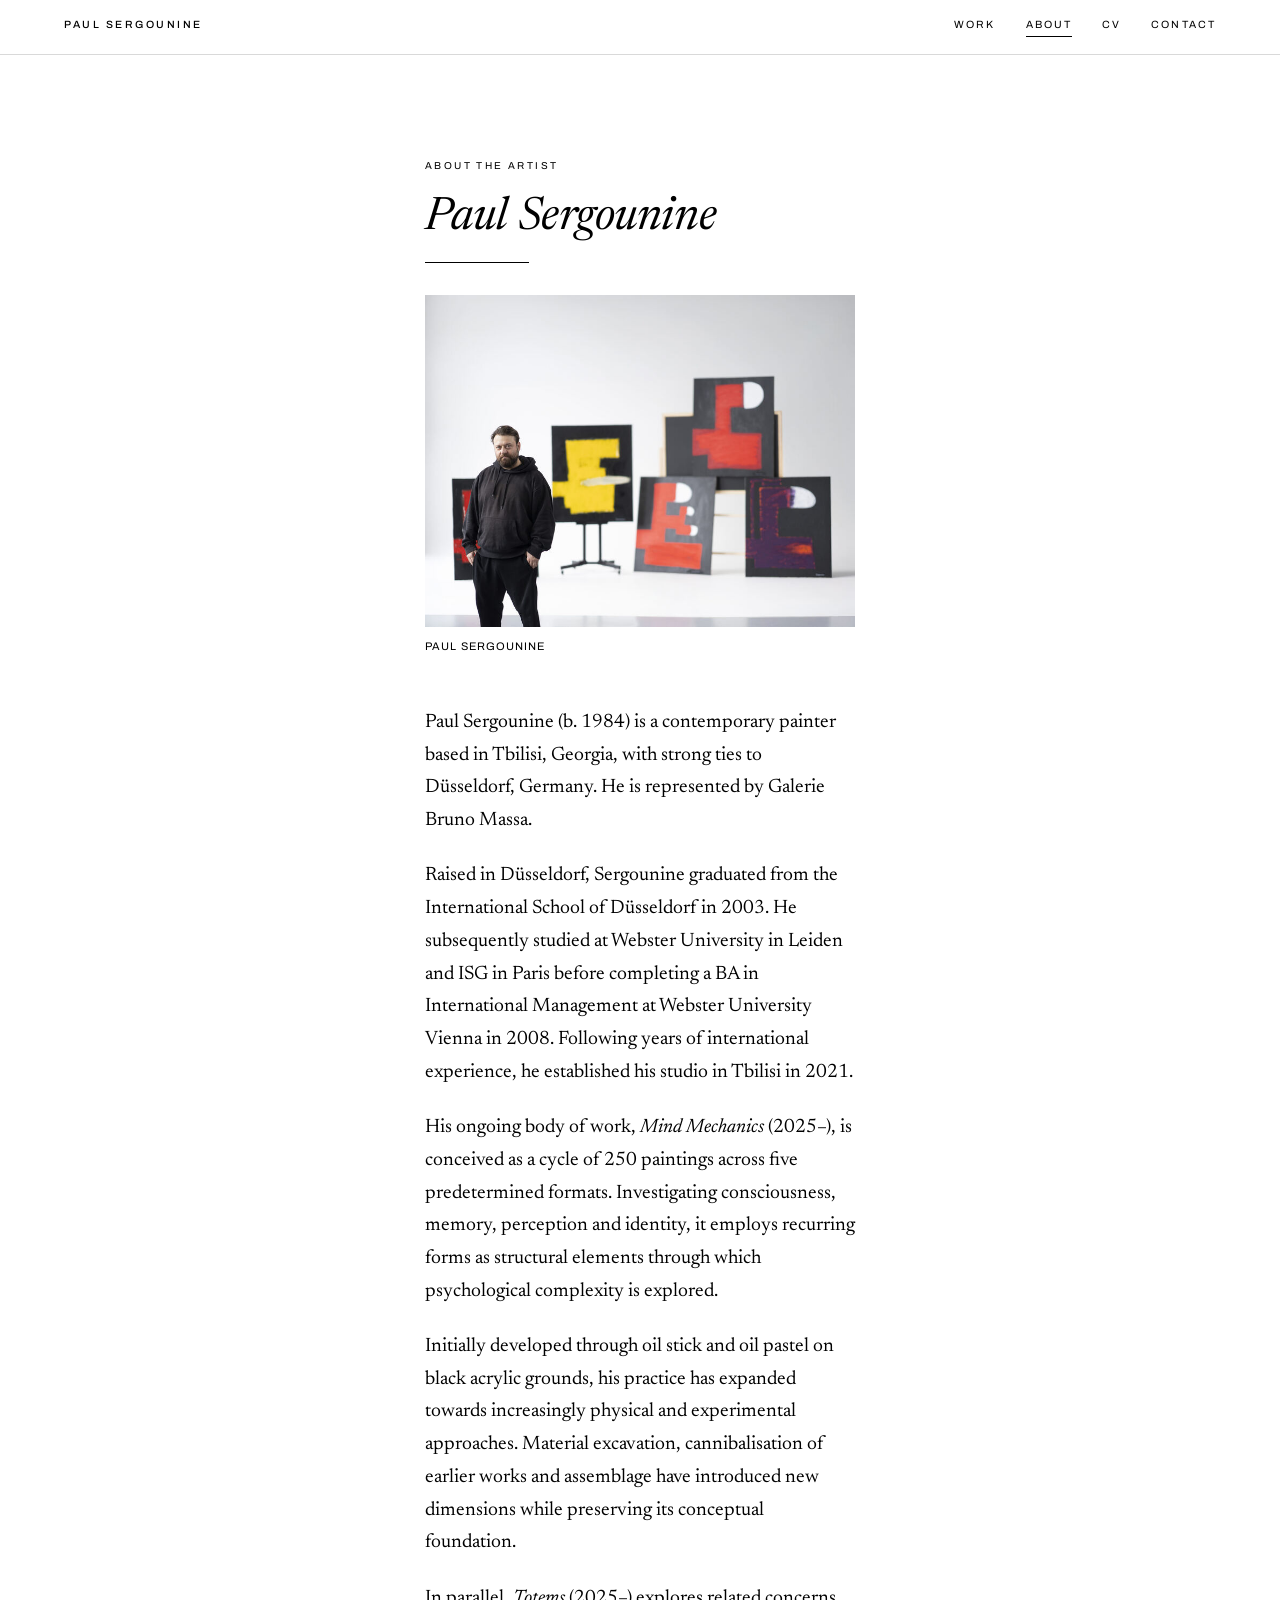
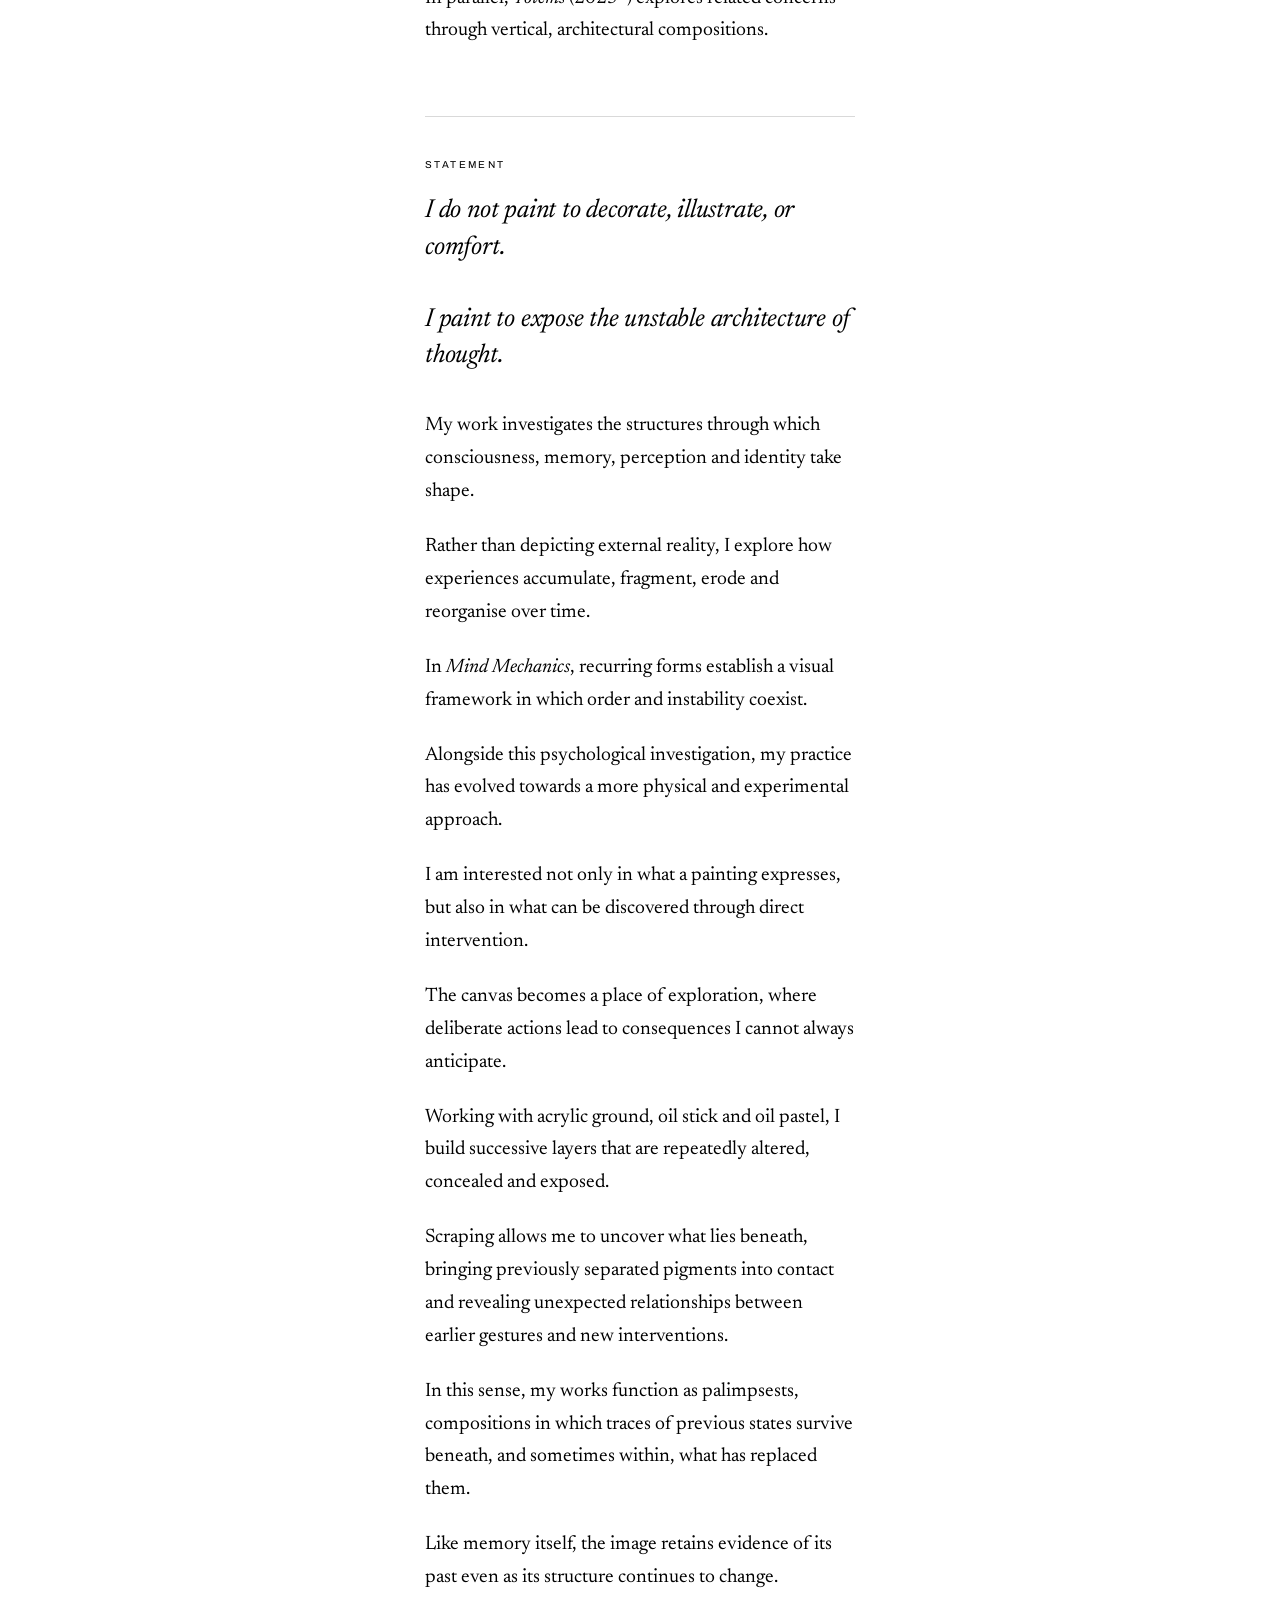
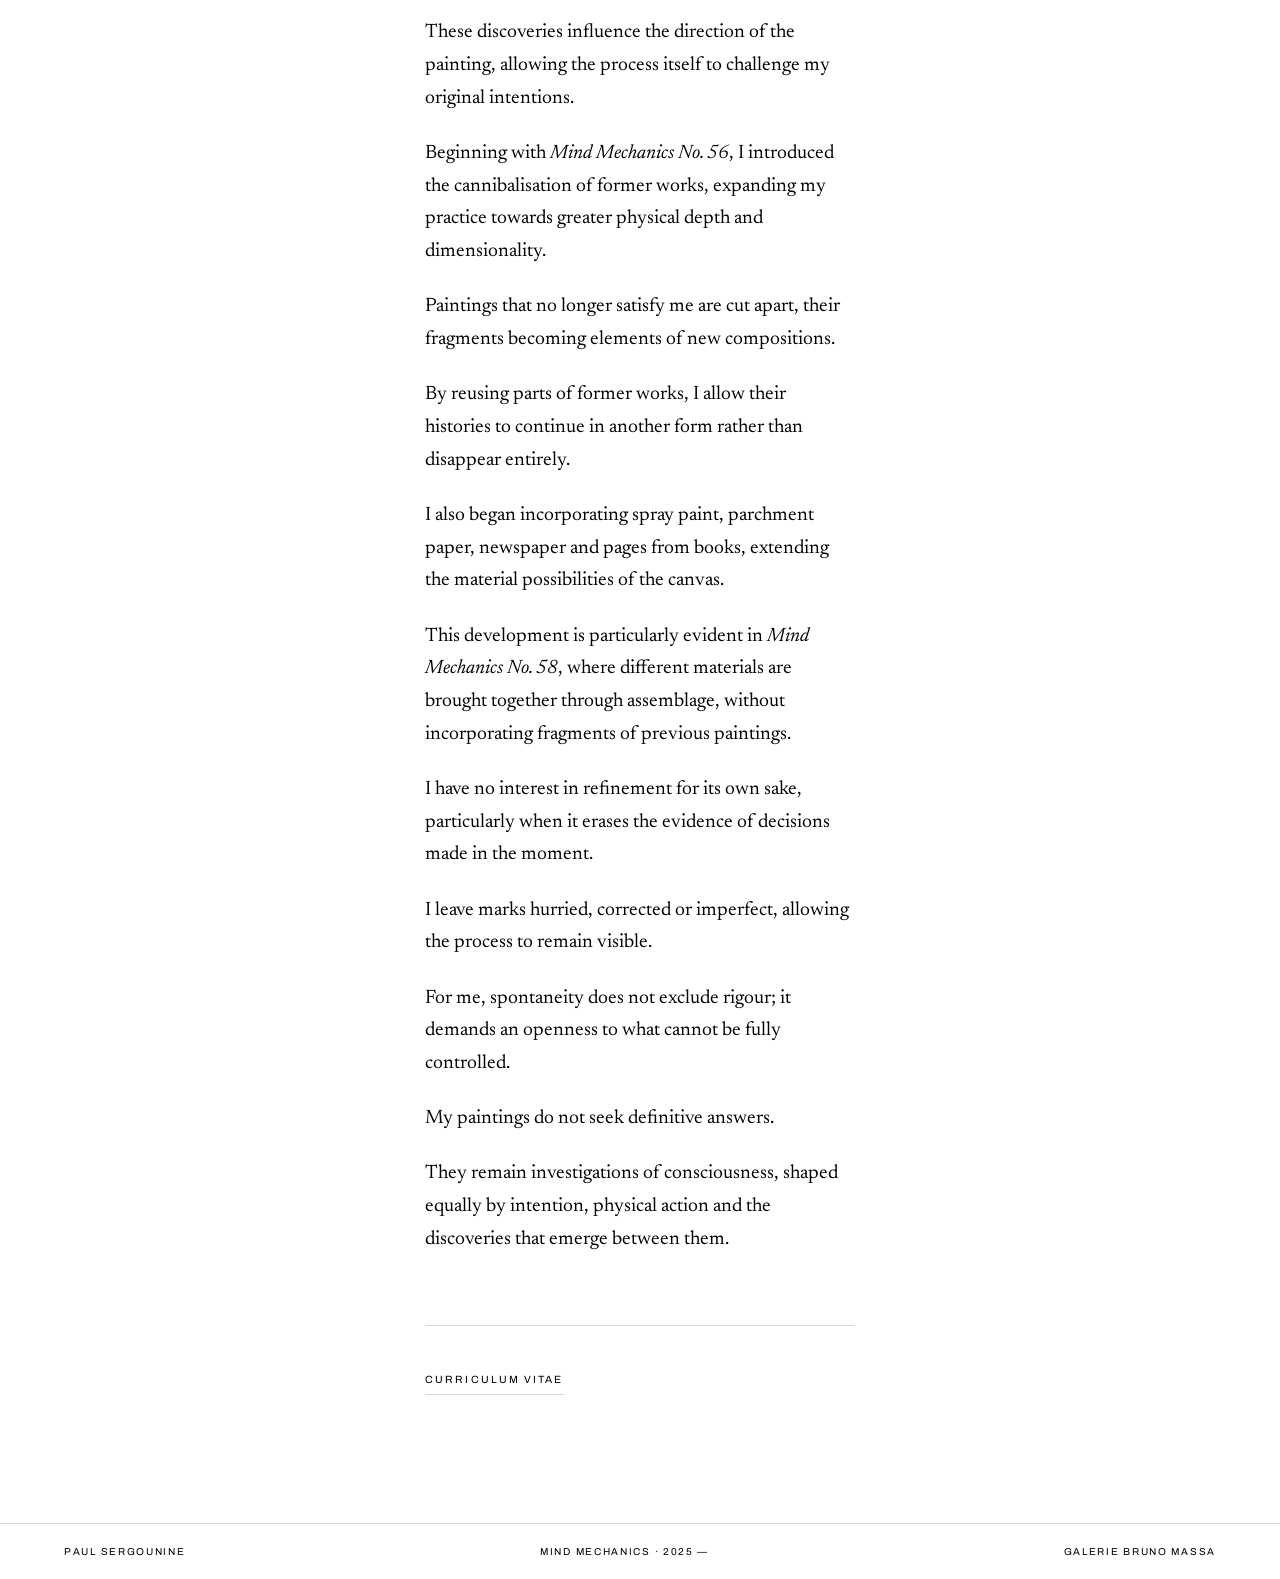
<file: about.html>
<!DOCTYPE html>
<html lang="en">
<head>
<meta charset="utf-8">
<meta name="viewport" content="width=device-width, initial-scale=1">
<meta name="color-scheme" content="light">
<title>About — Paul Sergounine</title>
<meta name="description" content="Paul Sergounine (b. 1984) is a painter working between Tbilisi and Düsseldorf, represented by Galerie Bruno Massa.">
<meta property="og:title" content="About — Paul Sergounine">
<meta property="og:description" content="Paul Sergounine (b. 1984) is a painter working between Tbilisi and Düsseldorf, represented by Galerie Bruno Massa.">
<meta property="og:type" content="website">
<link rel="preconnect" href="https://fonts.googleapis.com">
<link rel="preconnect" href="https://fonts.gstatic.com" crossorigin>
<link href="https://fonts.googleapis.com/css2?family=Archivo:wght@400;500;600;700&family=Newsreader:ital,opsz,wght@0,6..72,400;1,6..72,400&display=swap" rel="stylesheet">
<link rel="stylesheet" href="style.css">
</head>
<body>

<nav class="nav">
  <a class="nav__name" href="index.html">Paul Sergounine</a>
  <div class="nav__links">
    <a class="nav__link" href="index.html">Work</a>
    <a class="nav__link" href="about.html" aria-current="page">About</a>
    <a class="nav__link" href="cv.html">CV</a>
    <a class="nav__link" href="contact.html">Contact</a>
  </div>
</nav>

<main class="sheet">
  <p class="eyebrow">About the artist</p>
  <h1>Paul Sergounine</h1>

  <figure class="portrait">
    <img src="images/portrait-800.jpg" srcset="images/portrait-800.jpg 800w, images/portrait-1600.jpg 2000w" sizes="(max-width: 760px) 92vw, 560px" alt="Paul Sergounine standing among his paintings" width="2000" height="1546" decoding="async">
    <figcaption>Paul Sergounine</figcaption>
  </figure>

  <div class="prose">
    <p>Paul Sergounine (b. 1984) is a contemporary painter based in Tbilisi, Georgia, with strong ties to Düsseldorf, Germany. He is represented by Galerie Bruno Massa.</p>
    <p>Raised in Düsseldorf, Sergounine graduated from the International School of Düsseldorf in 2003. He subsequently studied at Webster University in Leiden and ISG in Paris before completing a BA in International Management at Webster University Vienna in 2008. Following years of international experience, he established his studio in Tbilisi in 2021.</p>
    <p>His ongoing body of work, <strong>Mind Mechanics</strong> (2025–), is conceived as a cycle of 250 paintings across five predetermined formats. Investigating consciousness, memory, perception and identity, it employs recurring forms as structural elements through which psychological complexity is explored.</p>
    <p>Initially developed through oil stick and oil pastel on black acrylic grounds, his practice has expanded towards increasingly physical and experimental approaches. Material excavation, cannibalisation of earlier works and assemblage have introduced new dimensions while preserving its conceptual foundation.</p>
    <p>In parallel, <strong>Totems</strong> (2025–) explores related concerns through vertical, architectural compositions.</p>
  </div>

  <hr class="divider">

  <p class="eyebrow">Statement</p>
  <div class="prose">
    <p class="lede">I do not paint to decorate, illustrate, or comfort.</p>
    <p class="lede">I paint to expose the unstable architecture of thought.</p>
    <p>My work investigates the structures through which consciousness, memory, perception and identity take shape.</p>
    <p>Rather than depicting external reality, I explore how experiences accumulate, fragment, erode and reorganise over time.</p>
    <p>In <em>Mind Mechanics</em>, recurring forms establish a visual framework in which order and instability coexist.</p>
    <p>Alongside this psychological investigation, my practice has evolved towards a more physical and experimental approach.</p>
    <p>I am interested not only in what a painting expresses, but also in what can be discovered through direct intervention.</p>
    <p>The canvas becomes a place of exploration, where deliberate actions lead to consequences I cannot always anticipate.</p>
    <p>Working with acrylic ground, oil stick and oil pastel, I build successive layers that are repeatedly altered, concealed and exposed.</p>
    <p>Scraping allows me to uncover what lies beneath, bringing previously separated pigments into contact and revealing unexpected relationships between earlier gestures and new interventions.</p>
    <p>In this sense, my works function as palimpsests, compositions in which traces of previous states survive beneath, and sometimes within, what has replaced them.</p>
    <p>Like memory itself, the image retains evidence of its past even as its structure continues to change.</p>
    <p>These discoveries influence the direction of the painting, allowing the process itself to challenge my original intentions.</p>
    <p>Beginning with <em>Mind Mechanics No. 56</em>, I introduced the cannibalisation of former works, expanding my practice towards greater physical depth and dimensionality.</p>
    <p>Paintings that no longer satisfy me are cut apart, their fragments becoming elements of new compositions.</p>
    <p>By reusing parts of former works, I allow their histories to continue in another form rather than disappear entirely.</p>
    <p>I also began incorporating spray paint, parchment paper, newspaper and pages from books, extending the material possibilities of the canvas.</p>
    <p>This development is particularly evident in <em>Mind Mechanics No. 58</em>, where different materials are brought together through assemblage, without incorporating fragments of previous paintings.</p>
    <p>I have no interest in refinement for its own sake, particularly when it erases the evidence of decisions made in the moment.</p>
    <p>I leave marks hurried, corrected or imperfect, allowing the process to remain visible.</p>
    <p>For me, spontaneity does not exclude rigour; it demands an openness to what cannot be fully controlled.</p>
    <p>My paintings do not seek definitive answers.</p>
    <p>They remain investigations of consciousness, shaped equally by intention, physical action and the discoveries that emerge between them.</p>
  </div>

  <hr class="divider">
  <a class="dl" href="cv.html">Curriculum Vitae</a>
</main>

<footer class="foot">
  <span>Paul Sergounine</span>
  <span>Mind Mechanics · 2025 —</span>
  <span>Galerie Bruno Massa</span>
</footer>
</body>
</html>
</file>
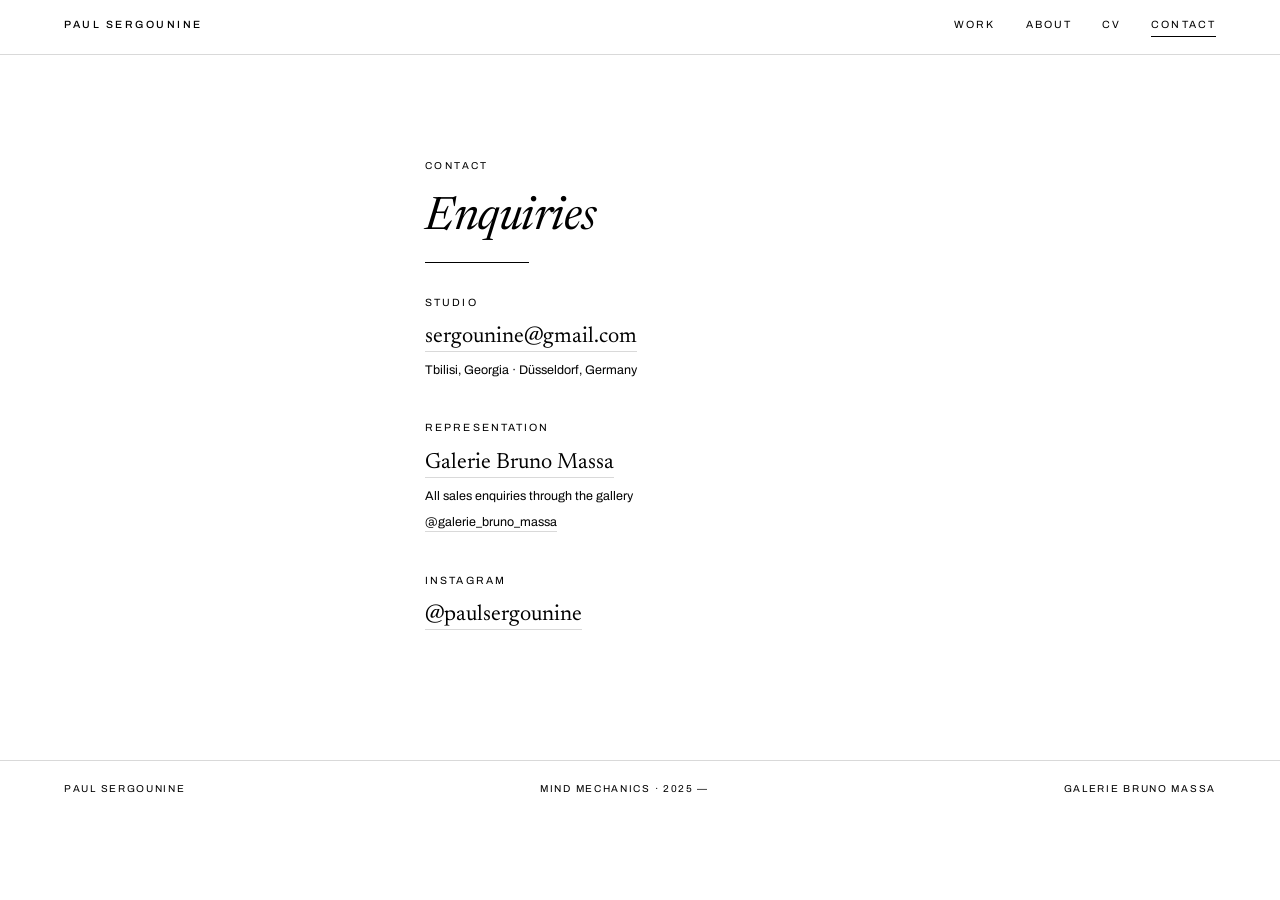
<file: contact.html>
<!DOCTYPE html>
<html lang="en">
<head>
<meta charset="utf-8">
<meta name="viewport" content="width=device-width, initial-scale=1">
<meta name="color-scheme" content="light">
<title>Contact — Paul Sergounine</title>
<meta name="description" content="Studio and gallery enquiries for painter Paul Sergounine.">
<meta property="og:title" content="Contact — Paul Sergounine">
<meta property="og:description" content="Studio and gallery enquiries for painter Paul Sergounine.">
<meta property="og:type" content="website">
<link rel="preconnect" href="https://fonts.googleapis.com">
<link rel="preconnect" href="https://fonts.gstatic.com" crossorigin>
<link href="https://fonts.googleapis.com/css2?family=Archivo:wght@400;500;600;700&family=Newsreader:ital,opsz,wght@0,6..72,400;1,6..72,400&display=swap" rel="stylesheet">
<link rel="stylesheet" href="style.css">
</head>
<body>

<nav class="nav">
  <a class="nav__name" href="index.html">Paul Sergounine</a>
  <div class="nav__links">
    <a class="nav__link" href="index.html">Work</a>
    <a class="nav__link" href="about.html">About</a>
    <a class="nav__link" href="cv.html">CV</a>
    <a class="nav__link" href="contact.html" aria-current="page">Contact</a>
  </div>
</nav>

<main class="sheet">
  <p class="eyebrow">Contact</p>
  <h1>Enquiries</h1>
  <div class="contact__grid">
    <div class="cblock">
      <div class="cblock__k">Studio</div>
      <div class="cblock__v"><a href="mailto:sergounine@gmail.com">sergounine@gmail.com</a></div>
      <div class="cblock__note">Tbilisi, Georgia · Düsseldorf, Germany</div>
    </div>
    <div class="cblock">
      <div class="cblock__k">Representation</div>
      <div class="cblock__v"><a href="https://www.galeriebrunomassa.com" target="_blank" rel="noopener">Galerie Bruno Massa</a></div>
      <div class="cblock__note">All sales enquiries through the gallery</div>
      <div class="cblock__note"><a href="https://instagram.com/galerie_bruno_massa" target="_blank" rel="noopener">@galerie_bruno_massa</a></div>
    </div>
    <div class="cblock">
      <div class="cblock__k">Instagram</div>
      <div class="cblock__v"><a href="https://instagram.com/paulsergounine" target="_blank" rel="noopener">@paulsergounine</a></div>
    </div>
  </div>
</main>

<footer class="foot">
  <span>Paul Sergounine</span>
  <span>Mind Mechanics · 2025 —</span>
  <span>Galerie Bruno Massa</span>
</footer>
</body>
</html>
</file>
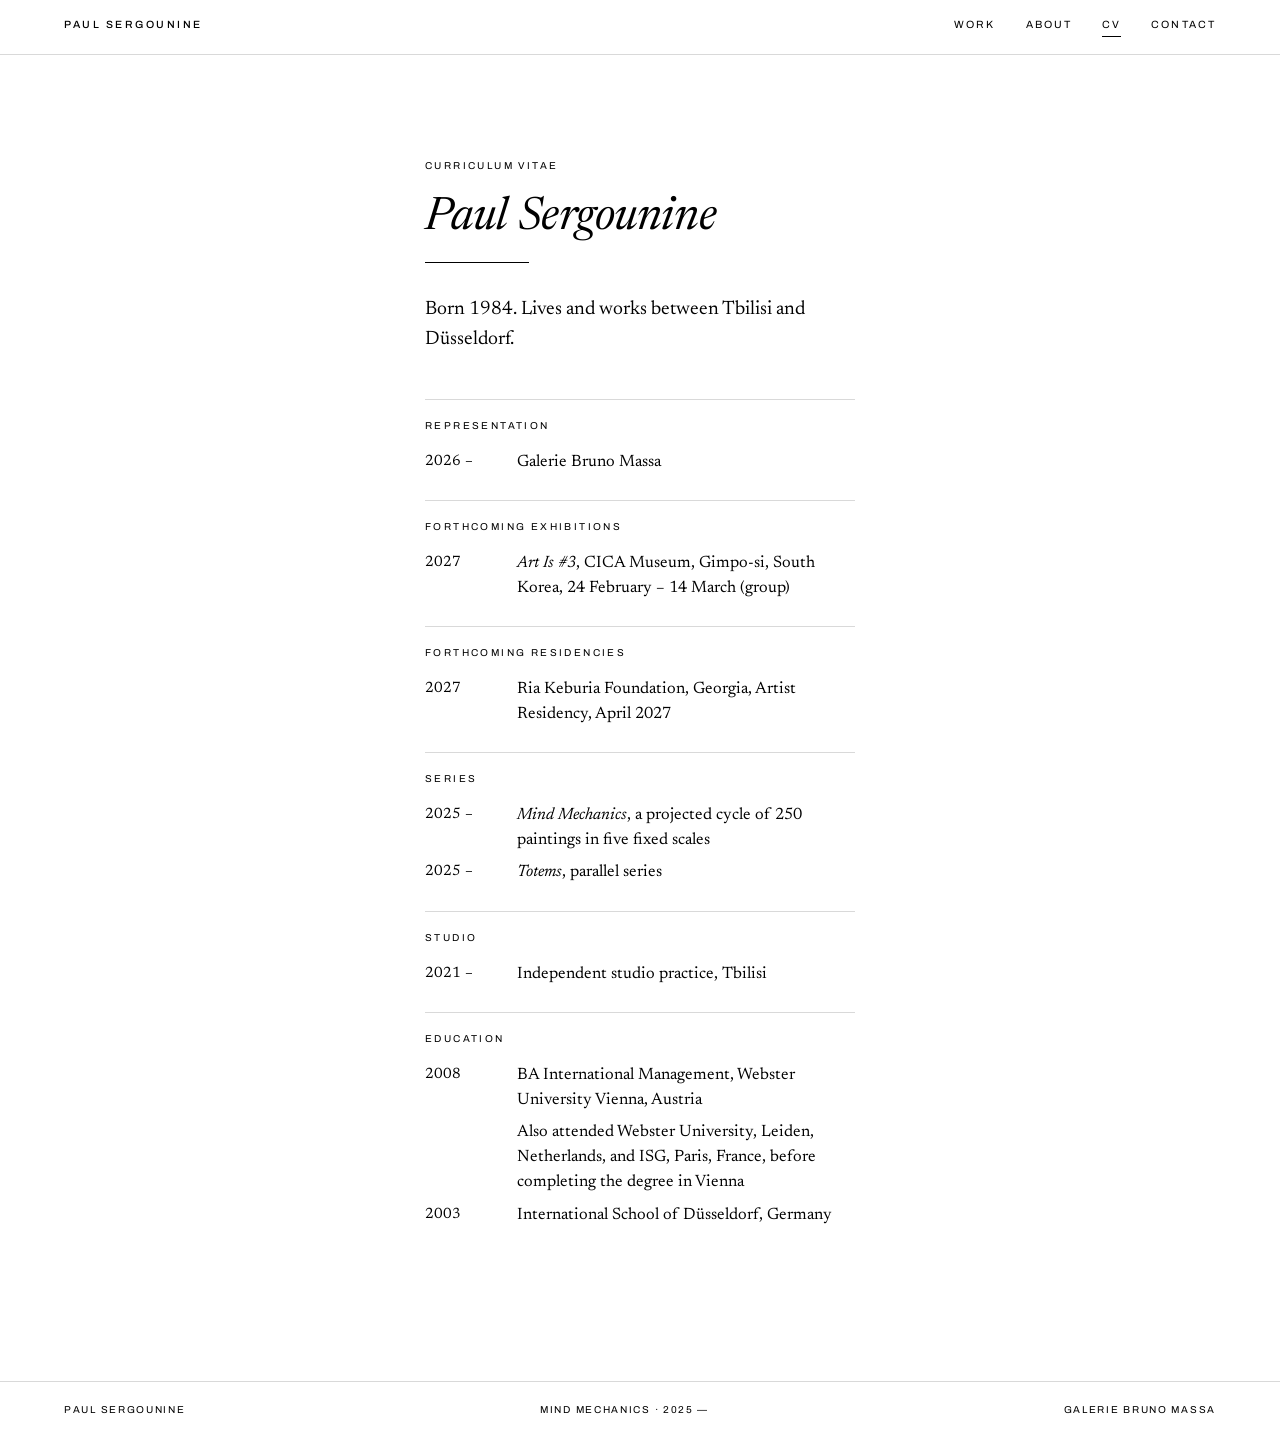
<file: cv.html>
<!DOCTYPE html>
<html lang="en">
<head>
<meta charset="utf-8">
<meta name="viewport" content="width=device-width, initial-scale=1">
<meta name="color-scheme" content="light">
<title>CV — Paul Sergounine</title>
<meta name="description" content="Curriculum vitae of painter Paul Sergounine (b. 1984), represented by Galerie Bruno Massa.">
<meta property="og:title" content="CV — Paul Sergounine">
<meta property="og:description" content="Curriculum vitae of painter Paul Sergounine (b. 1984), represented by Galerie Bruno Massa.">
<meta property="og:type" content="website">
<link rel="preconnect" href="https://fonts.googleapis.com">
<link rel="preconnect" href="https://fonts.gstatic.com" crossorigin>
<link href="https://fonts.googleapis.com/css2?family=Archivo:wght@400;500;600;700&family=Newsreader:ital,opsz,wght@0,6..72,400;1,6..72,400&display=swap" rel="stylesheet">
<link rel="stylesheet" href="style.css">
</head>
<body>

<nav class="nav">
  <a class="nav__name" href="index.html">Paul Sergounine</a>
  <div class="nav__links">
    <a class="nav__link" href="index.html">Work</a>
    <a class="nav__link" href="about.html">About</a>
    <a class="nav__link" href="cv.html" aria-current="page">CV</a>
    <a class="nav__link" href="contact.html">Contact</a>
  </div>
</nav>

<main class="sheet">
  <p class="eyebrow">Curriculum vitae</p>
  <h1>Paul Sergounine</h1>
  <p class="cv__intro">Born 1984. Lives and works between Tbilisi and Düsseldorf.</p>

  <section class="cv__sec"><h2 class="cv__h">Representation</h2>
<div class="cv__row"><span class="cv__when">2026 –</span><span class="cv__what">Galerie Bruno Massa</span></div>
</section>

  <section class="cv__sec"><h2 class="cv__h">Forthcoming exhibitions</h2>
<div class="cv__row"><span class="cv__when">2027</span><span class="cv__what"><em>Art Is #3</em>, CICA Museum, Gimpo-si, South Korea, 24 February – 14 March (group)</span></div>
</section>

  <section class="cv__sec"><h2 class="cv__h">Forthcoming residencies</h2>
<div class="cv__row"><span class="cv__when">2027</span><span class="cv__what">Ria Keburia Foundation, Georgia, Artist Residency, April 2027</span></div>
</section>

  <section class="cv__sec"><h2 class="cv__h">Series</h2>
<div class="cv__row"><span class="cv__when">2025 –</span><span class="cv__what"><em>Mind Mechanics</em>, a projected cycle of 250 paintings in five fixed scales</span></div>
<div class="cv__row"><span class="cv__when">2025 –</span><span class="cv__what"><em>Totems</em>, parallel series</span></div>
</section>

  <section class="cv__sec"><h2 class="cv__h">Studio</h2>
<div class="cv__row"><span class="cv__when">2021 –</span><span class="cv__what">Independent studio practice, Tbilisi</span></div>
</section>

  <section class="cv__sec"><h2 class="cv__h">Education</h2>
<div class="cv__row"><span class="cv__when">2008</span><span class="cv__what">BA International Management, Webster University Vienna, Austria</span></div>
<div class="cv__row"><span class="cv__when"></span><span class="cv__what">Also attended Webster University, Leiden, Netherlands, and ISG, Paris, France, before completing the degree in Vienna</span></div>
<div class="cv__row"><span class="cv__when">2003</span><span class="cv__what">International School of Düsseldorf, Germany</span></div>
</section>
</main>


<footer class="foot">
  <span>Paul Sergounine</span>
  <span>Mind Mechanics · 2025 —</span>
  <span>Galerie Bruno Massa</span>
</footer>
</body>
</html>
</file>
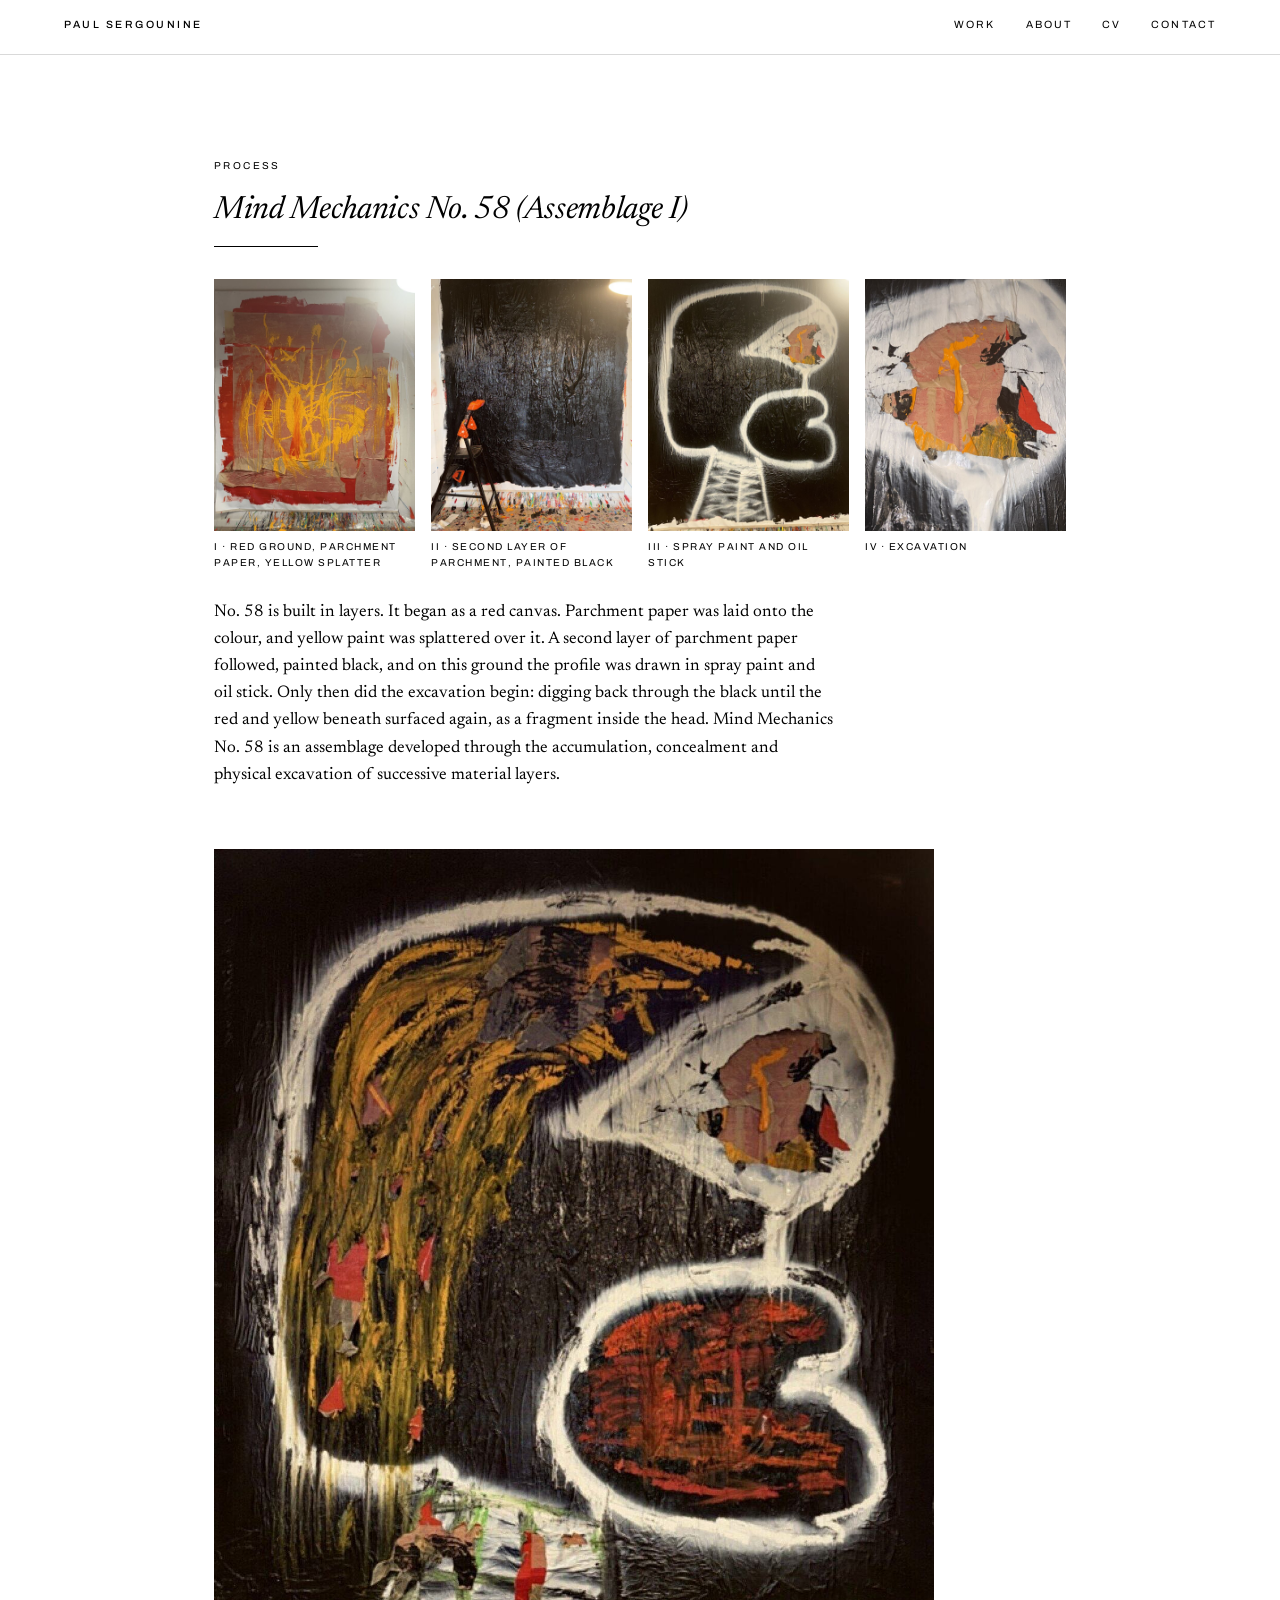
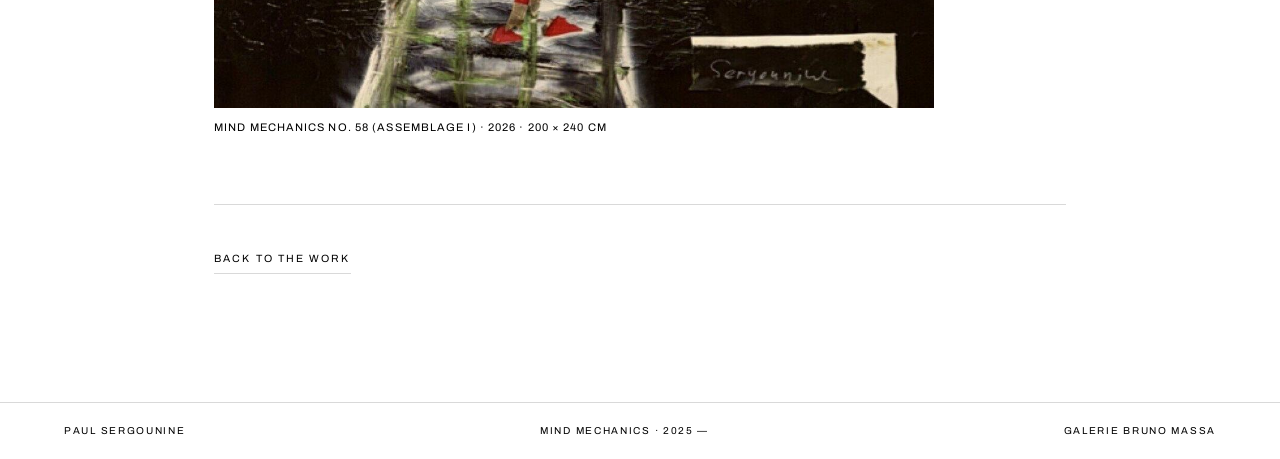
<file: process.html>
<!DOCTYPE html>
<html lang="en">
<head>
<meta charset="utf-8">
<meta name="viewport" content="width=device-width, initial-scale=1">
<meta name="color-scheme" content="light">
<title>Process — Paul Sergounine</title>
<meta name="description" content="How Paul Sergounine's Mind Mechanics No. 58 was made: layers of paint and parchment paper, then excavation.">
<meta property="og:title" content="Process — Paul Sergounine">
<meta property="og:description" content="How Paul Sergounine's Mind Mechanics No. 58 was made: layers of paint and parchment paper, then excavation.">
<meta property="og:type" content="website">
<link rel="preconnect" href="https://fonts.googleapis.com">
<link rel="preconnect" href="https://fonts.gstatic.com" crossorigin>
<link href="https://fonts.googleapis.com/css2?family=Archivo:wght@400;500;600;700&family=Newsreader:ital,opsz,wght@0,6..72,400;1,6..72,400&display=swap" rel="stylesheet">
<link rel="stylesheet" href="style.css">
<script src="viewer.js" defer></script>
</head>
<body>

<nav class="nav">
  <a class="nav__name" href="index.html">Paul Sergounine</a>
  <div class="nav__links">
    <a class="nav__link" href="index.html">Work</a>
    <a class="nav__link" href="about.html">About</a>
    <a class="nav__link" href="cv.html">CV</a>
    <a class="nav__link" href="contact.html">Contact</a>
  </div>
</nav>

<main class="sheet sheet--wide">
  <p class="eyebrow">Process</p>
  <section class="process__page" id="no-58">
    <h1>Mind Mechanics No. 58 (Assemblage I)</h1>
    <div class="process n4">
      <div class="process__step">
        <a class="work__open process__open" href="images/1600/mm-58-process-1.jpg" data-caption="Mind Mechanics No. 58 (Assemblage I), i · Red ground, parchment paper, yellow splatter"><img src="images/800/mm-58-process-1.jpg" alt="Mind Mechanics No. 58 (Assemblage I), red canvas with parchment paper laid onto the colour and yellow paint splattered over it" width="900" height="1200" loading="lazy" decoding="async"></a>
        <span>i · Red ground, parchment paper, yellow splatter</span>
      </div>
      <div class="process__step">
        <a class="work__open process__open" href="images/1600/mm-58-process-2.jpg" data-caption="Mind Mechanics No. 58 (Assemblage I), ii · Second layer of parchment, painted black"><img src="images/800/mm-58-process-2.jpg" alt="Mind Mechanics No. 58 (Assemblage I), a second layer of parchment paper, painted black" width="900" height="1600" loading="lazy" decoding="async"></a>
        <span>ii · Second layer of parchment, painted black</span>
      </div>
      <div class="process__step">
        <a class="work__open process__open" href="images/1600/mm-58-process-3.jpg" data-caption="Mind Mechanics No. 58 (Assemblage I), iii · Spray paint and oil stick"><img src="images/800/mm-58-process-3.jpg" alt="Mind Mechanics No. 58 (Assemblage I), the profile drawn in spray paint and oil stick on the black layer" width="900" height="1600" loading="lazy" decoding="async"></a>
        <span>iii · Spray paint and oil stick</span>
      </div>
      <div class="process__step">
        <a class="work__open process__open" href="images/1600/mm-58-process-4.jpg" data-caption="Mind Mechanics No. 58 (Assemblage I), iv · Excavation"><img src="images/800/mm-58-process-4.jpg" alt="Mind Mechanics No. 58 (Assemblage I), detail of the excavation: the red and yellow layers surfacing inside the head" width="900" height="1600" loading="lazy" decoding="async"></a>
        <span>iv · Excavation</span>
      </div>
    </div>
    <p class="process__text">No. 58 is built in layers. It began as a red canvas. Parchment paper was laid onto the colour, and yellow paint was splattered over it. A second layer of parchment paper followed, painted black, and on this ground the profile was drawn in spray paint and oil stick. Only then did the excavation begin: digging back through the black until the red and yellow beneath surfaced again, as a fragment inside the head. Mind Mechanics No. 58 is an assemblage developed through the accumulation, concealment and physical excavation of successive material layers.</p>
    <figure class="process__final">
      <a class="work__open process__open" href="images/1600/mm-58.jpg" data-caption="Mind Mechanics No. 58 (Assemblage I)"><img src="images/1200/mm-58.jpg" srcset="images/800/mm-58.jpg 800w, images/1200/mm-58.jpg 1200w, images/1600/mm-58.jpg 1600w" sizes="(max-width: 760px) 92vw, 68vw" alt="Mind Mechanics No. 58 (Assemblage I)" width="1399" height="1670" decoding="async" loading="lazy"></a>
      <figcaption>Mind Mechanics No. 58 (Assemblage I) · 2026 · 200 × 240 cm</figcaption>
    </figure>
  </section>
  <hr class="divider">
  <a class="dl" href="index.html">Back to the work</a>
</main>

<footer class="foot">
  <span>Paul Sergounine</span>
  <span>Mind Mechanics · 2025 —</span>
  <span>Galerie Bruno Massa</span>
</footer>
</body>
</html>
</file>
<file: style.css>
/* Paul Sergounine — paulsergounine.com */

:root{
  --paper:#FFFFFF;
  --ink:#000000;
  --mid:#000000;
  --dim:#000000;
  --rule:#D9D9D9;
  --ochre:#000000;
  --serif:'Newsreader','Palatino Linotype','Palatino','Book Antiqua',Georgia,serif;
  --pad:clamp(20px,5vw,72px);
}
*{box-sizing:border-box;margin:0;padding:0}
html{background:var(--paper);scroll-behavior:smooth}
body{
  background:var(--paper);color:var(--ink);
  font-family:'Archivo',system-ui,sans-serif;line-height:1.55;
}
img{display:block;width:100%;height:auto}
a{color:inherit;text-decoration:none}

/* ---------- nav ---------- */
.nav{
  position:sticky;top:0;z-index:60;background:var(--paper);
  display:flex;align-items:baseline;justify-content:space-between;gap:24px;
  padding:17px var(--pad);border-bottom:1px solid var(--rule);
}
.nav__name{font-weight:500;font-size:10.5px;letter-spacing:.24em;text-transform:uppercase}
.nav__links{display:flex;gap:clamp(14px,2.4vw,30px)}
.nav__link{
  font-size:10.5px;letter-spacing:.2em;text-transform:uppercase;
  color:var(--dim);border-bottom:1px solid transparent;padding-bottom:3px;
}
.nav__link:hover{color:var(--ink);border-bottom-color:var(--rule)}
.nav__link[aria-current="page"]{color:var(--ink);border-bottom-color:var(--ink)}
.nav__link:focus-visible{outline:1px solid var(--ochre);outline-offset:4px}

/* ---------- masthead ---------- */
.mast{
  padding:clamp(48px,9vw,116px) var(--pad) clamp(30px,5vw,56px);
  display:grid;grid-template-columns:1fr auto;gap:28px;align-items:end;
  border-bottom:1px solid var(--rule);
}
.mast__series{
  font-family:var(--serif);font-style:italic;font-weight:400;
  font-size:clamp(38px,6vw,66px);letter-spacing:-.01em;line-height:1.05;
}
.mast__series::after{
  content:"";display:block;width:104px;height:1px;
  background:var(--ink);margin-top:18px;
}
.mast__years{
  display:block;margin-top:14px;font-family:'Archivo',system-ui,sans-serif;font-style:normal;
  font-size:10.5px;font-weight:400;letter-spacing:.24em;color:var(--dim);
}
.mast__facts{
  margin-top:24px;display:flex;flex-wrap:wrap;gap:6px 22px;
  font-size:11px;letter-spacing:.12em;text-transform:uppercase;color:var(--dim);
}
.counter{text-align:right;line-height:1}
.counter__n{
  font-family:var(--serif);font-weight:400;font-size:clamp(26px,3vw,34px);
  letter-spacing:0;font-variant-numeric:oldstyle-nums;display:inline;
}
.counter__of{font-family:var(--serif);font-size:clamp(15px,1.6vw,18px);color:var(--dim);margin-left:6px}
.counter__label{
  display:block;margin-top:12px;max-width:17ch;margin-left:auto;
  font-size:10px;letter-spacing:.15em;text-transform:uppercase;
  color:var(--dim);line-height:1.8;
}

/* ---------- works ---------- */
.works{padding:0 var(--pad) clamp(50px,9vw,120px)}
/* One work per row: painting and caption side by side, centred as a pair.
   The plate is as wide as the painting is when its full height fits the window
   (--ar = width/height, written by build.py), and shrinks with the window when
   it is narrower. The caption column keeps a fixed, readable width. */
.work{
  --plate-h:max(340px,calc(100vh - 150px));
  --plate-h:max(340px,calc(100svh - 150px));
  display:flex;justify-content:center;
  gap:clamp(18px,3.4vw,48px);align-items:flex-start;
  padding:clamp(40px,7vw,96px) 0;border-bottom:1px solid var(--rule);
}
.work__plate{flex:0 1 auto;min-width:0;width:calc(var(--plate-h) * var(--ar,1))}
.work:last-child{border-bottom:0}
/* earlier works after the numbered series, outside the 250-work cycle */
.works--pre{border-top:1px solid var(--rule)}
.works__head{
  padding-top:clamp(48px,8vw,104px);
  font-size:10.5px;font-weight:400;letter-spacing:.24em;text-transform:uppercase;
}
.works__head::after{content:"";display:block;width:104px;height:1px;background:var(--ink);margin-top:18px}
.works__sub{margin-top:22px;font-family:var(--serif);font-style:italic;font-size:17px;line-height:1.3}
.works__text{margin-top:10px;max-width:34em;font-family:var(--serif);font-size:14px;line-height:1.5}
.work__meta{flex:0 0 clamp(140px,17vw,208px);min-width:0;overflow-wrap:break-word;display:flex;flex-direction:column;position:sticky;top:88px;padding-top:4px}
.work__num{
  font-size:10px;letter-spacing:.2em;text-transform:uppercase;color:var(--dim);
  padding-bottom:12px;margin-bottom:14px;border-bottom:1px solid var(--rule);
}
.work__title{font-family:var(--serif);font-style:italic;font-size:17px;line-height:1.3;margin-bottom:8px}
.work__dim{font-family:var(--serif);font-size:14px;color:var(--mid);line-height:1.5}
.work__note{
  margin-top:14px;padding-top:12px;border-top:1px solid var(--rule);
  font-size:10px;letter-spacing:.15em;text-transform:uppercase;color:var(--dim);line-height:1.8;
}

/* process sequence under a work */
.process{
  display:grid;grid-template-columns:repeat(3,minmax(0,1fr));
  gap:clamp(8px,1.4vw,16px);margin-top:clamp(12px,1.8vw,20px);
}
.process.n4{grid-template-columns:repeat(4,minmax(0,1fr))}
.process__step a{display:block;cursor:zoom-in}
.process__step img{aspect-ratio:9/14;object-fit:cover}
.process__step span{
  display:block;margin-top:8px;font-size:10px;letter-spacing:.15em;
  text-transform:uppercase;color:var(--dim);line-height:1.6;
}
.process__text{
  font-family:var(--serif);font-size:clamp(15px,1.5vw,17px);line-height:1.6;color:var(--ink);
  max-width:60ch;margin-top:clamp(18px,2.4vw,28px);
}
@media (max-width:760px){.process.n4{grid-template-columns:repeat(2,minmax(0,1fr))}}
.work__more{
  display:inline-block;margin-top:14px;font-size:10px;letter-spacing:.15em;
  text-transform:uppercase;color:var(--ink);border-bottom:1px solid var(--rule);padding-bottom:3px;
}
.work__more:hover{border-bottom-color:var(--ink)}


/* ---------- prose pages ---------- */
/* prose pages: the reading column sits centred in the viewport; text stays left-aligned */
.sheet{max-width:62ch;margin-inline:auto;padding:clamp(44px,8vw,104px) var(--pad) clamp(64px,10vw,140px)}
.eyebrow{font-size:10px;letter-spacing:.24em;text-transform:uppercase;color:var(--dim);margin-bottom:20px}
.sheet h1{
  font-family:var(--serif);font-style:italic;font-weight:400;
  font-size:clamp(32px,4.4vw,46px);letter-spacing:-.01em;line-height:1.1;margin-bottom:18px;
}
.sheet h1::after{
  content:"";display:block;width:104px;height:1px;
  background:var(--ink);margin-top:18px;margin-bottom:32px;
}
.portrait{margin:0 0 clamp(34px,5vw,52px)}
.portrait__ph{
  aspect-ratio:4/3;border:1px dashed var(--rule);
  display:flex;align-items:center;justify-content:center;text-align:center;
  font-size:10.5px;letter-spacing:.18em;text-transform:uppercase;
  color:var(--dim);padding:24px;line-height:2;
}
.portrait figcaption{
  margin-top:11px;font-size:11px;letter-spacing:.1em;
  text-transform:uppercase;color:var(--dim);
}
.prose p{
  font-family:var(--serif);font-weight:400;
  font-size:clamp(17px,1.8vw,19.5px);line-height:1.68;
  color:var(--ink);margin-bottom:1.15em;
}
.prose p.lede{
  font-size:clamp(20px,2.5vw,26px);line-height:1.42;color:var(--ink);
  letter-spacing:-.008em;margin-bottom:1.35em;font-style:italic;
}
.prose strong{font-weight:400;font-style:italic;color:var(--ink)}
.divider{border:0;border-top:1px solid var(--rule);margin:clamp(40px,6vw,68px) 0 clamp(26px,4vw,40px)}
.dl{
  display:inline-flex;gap:10px;align-items:center;font-size:10.5px;
  letter-spacing:.2em;text-transform:uppercase;
  border-bottom:1px solid var(--rule);padding-bottom:6px;
}
.dl span{color:var(--dim)}
.dl:hover{border-bottom-color:var(--ink)}

/* ---------- contact ---------- */
.contact__grid{display:grid;gap:clamp(24px,3.6vw,40px);margin-top:10px}
.cblock__k{font-size:10.5px;letter-spacing:.2em;text-transform:uppercase;color:var(--dim);margin-bottom:9px}
.cblock__v{font-family:var(--serif);font-size:clamp(18px,2.1vw,22px);font-weight:400}
.cblock__v a{border-bottom:1px solid var(--rule);padding-bottom:3px}
.cblock__v a:hover{border-bottom-color:var(--ink)}
.cblock__note{font-size:12.5px;color:var(--mid);margin-top:7px}
.cblock__note a{border-bottom:1px solid var(--rule);padding-bottom:2px}
.cblock__note a:hover{border-bottom-color:var(--mid)}

/* ---------- footer ---------- */
.foot{
  border-top:1px solid var(--rule);padding:20px var(--pad);
  display:flex;flex-wrap:wrap;gap:8px 24px;justify-content:space-between;
  font-size:10px;letter-spacing:.17em;text-transform:uppercase;color:var(--dim);
}

@media (max-width:760px){
  .mast{grid-template-columns:1fr;align-items:start}
  .counter{text-align:left}
  .counter__label{margin-left:0}
  .work{flex-direction:column;align-items:stretch}
  .work__plate{width:auto;max-width:calc(var(--plate-h) * var(--ar,1))}
  .work__meta{flex:none;position:static}
}
@media (prefers-reduced-motion:reduce){
  *{transition:none!important}
  html{scroll-behavior:auto}
}

/* ---------- cv ---------- */
.cv__intro{font-family:var(--serif);font-size:clamp(17px,1.8vw,19.5px);color:var(--ink);margin-bottom:clamp(30px,4vw,44px)}
.cv__sec{border-top:1px solid var(--rule);padding:18px 0 22px}
.cv__h{font-size:10px;font-weight:400;letter-spacing:.24em;text-transform:uppercase;color:var(--dim);margin-bottom:12px}
.cv__row{display:grid;grid-template-columns:76px 1fr;gap:16px;padding:4px 0}
.cv__when{font-family:var(--serif);font-size:15px;color:var(--dim);font-variant-numeric:oldstyle-nums}
.cv__what{font-family:var(--serif);font-size:16.5px;line-height:1.5;color:var(--ink)}

/* ---------- full-screen viewer (viewer.js; the page works without it) ---------- */
.work__open{display:block}
.viewer-ready .work__open{cursor:zoom-in}
.work__open:focus-visible{outline:1px solid var(--ochre);outline-offset:4px}
.viewer{
  position:fixed;inset:0;z-index:100;background:var(--paper);
  touch-action:none;overscroll-behavior:contain;
}
.viewer[hidden]{display:none}
.viewer__stage{
  position:absolute;inset:0 0 56px 0;padding:clamp(12px,3vw,40px);
  display:flex;align-items:center;justify-content:center;overflow:hidden;
  touch-action:none;user-select:none;-webkit-user-select:none;
}
.viewer__img{
  width:auto;height:auto;max-width:100%;max-height:100%;
  cursor:zoom-in;-webkit-user-drag:none;
}
.viewer.is-zoomed .viewer__img{cursor:grab}
.viewer__bar{
  position:absolute;left:0;right:0;bottom:0;height:56px;
  display:grid;grid-template-columns:56px 1fr 56px;align-items:center;pointer-events:none;
}
.viewer__cap{
  text-align:center;font-size:10px;letter-spacing:.2em;text-transform:uppercase;color:var(--dim);
}
.viewer__btn{
  pointer-events:auto;background:none;border:0;color:var(--ink);cursor:pointer;
  font-family:var(--serif);font-size:22px;line-height:1;width:48px;height:48px;
}
.viewer__btn:disabled{opacity:.25;cursor:default}
.viewer__btn:focus-visible{outline:1px solid var(--ochre);outline-offset:-6px}
.viewer__close{position:absolute;top:4px;right:4px;font-size:30px}

/* ---------- process page ---------- */
.sheet--wide{max-width:980px}
.process__page h1{font-size:clamp(24px,3vw,32px)}
.process__page .process{margin-top:0}
.process__page .process__step img{aspect-ratio:4/5}
.process__page .process__text{max-width:62ch}
.process__final{margin-top:clamp(36px,5vw,60px);max-width:720px}
.process__final figcaption{
  margin-top:11px;font-size:11px;letter-spacing:.1em;text-transform:uppercase;color:var(--dim);
}

/* ---------- five scales diagram (Work page masthead) ---------- */
.scales{grid-column:1/-1;margin-top:clamp(14px,3vw,36px);max-width:340px}
.scales__label{font-size:10px;letter-spacing:.24em;text-transform:uppercase;color:var(--dim);margin-bottom:18px}
.scales__svg{display:block;width:100%;height:auto;overflow:visible}
.scales__rects{fill:none;stroke:var(--ink);stroke-width:1}
.scales__rects rect{vector-effect:non-scaling-stroke;shape-rendering:crispEdges}
.scales__leads{stroke:var(--rule);stroke-width:1;stroke-dasharray:1.5 2.5}
.scales__leads line{vector-effect:non-scaling-stroke}
.scales__dims{font-family:var(--serif);font-size:11.5px;fill:var(--ink);dominant-baseline:central}
</file>
